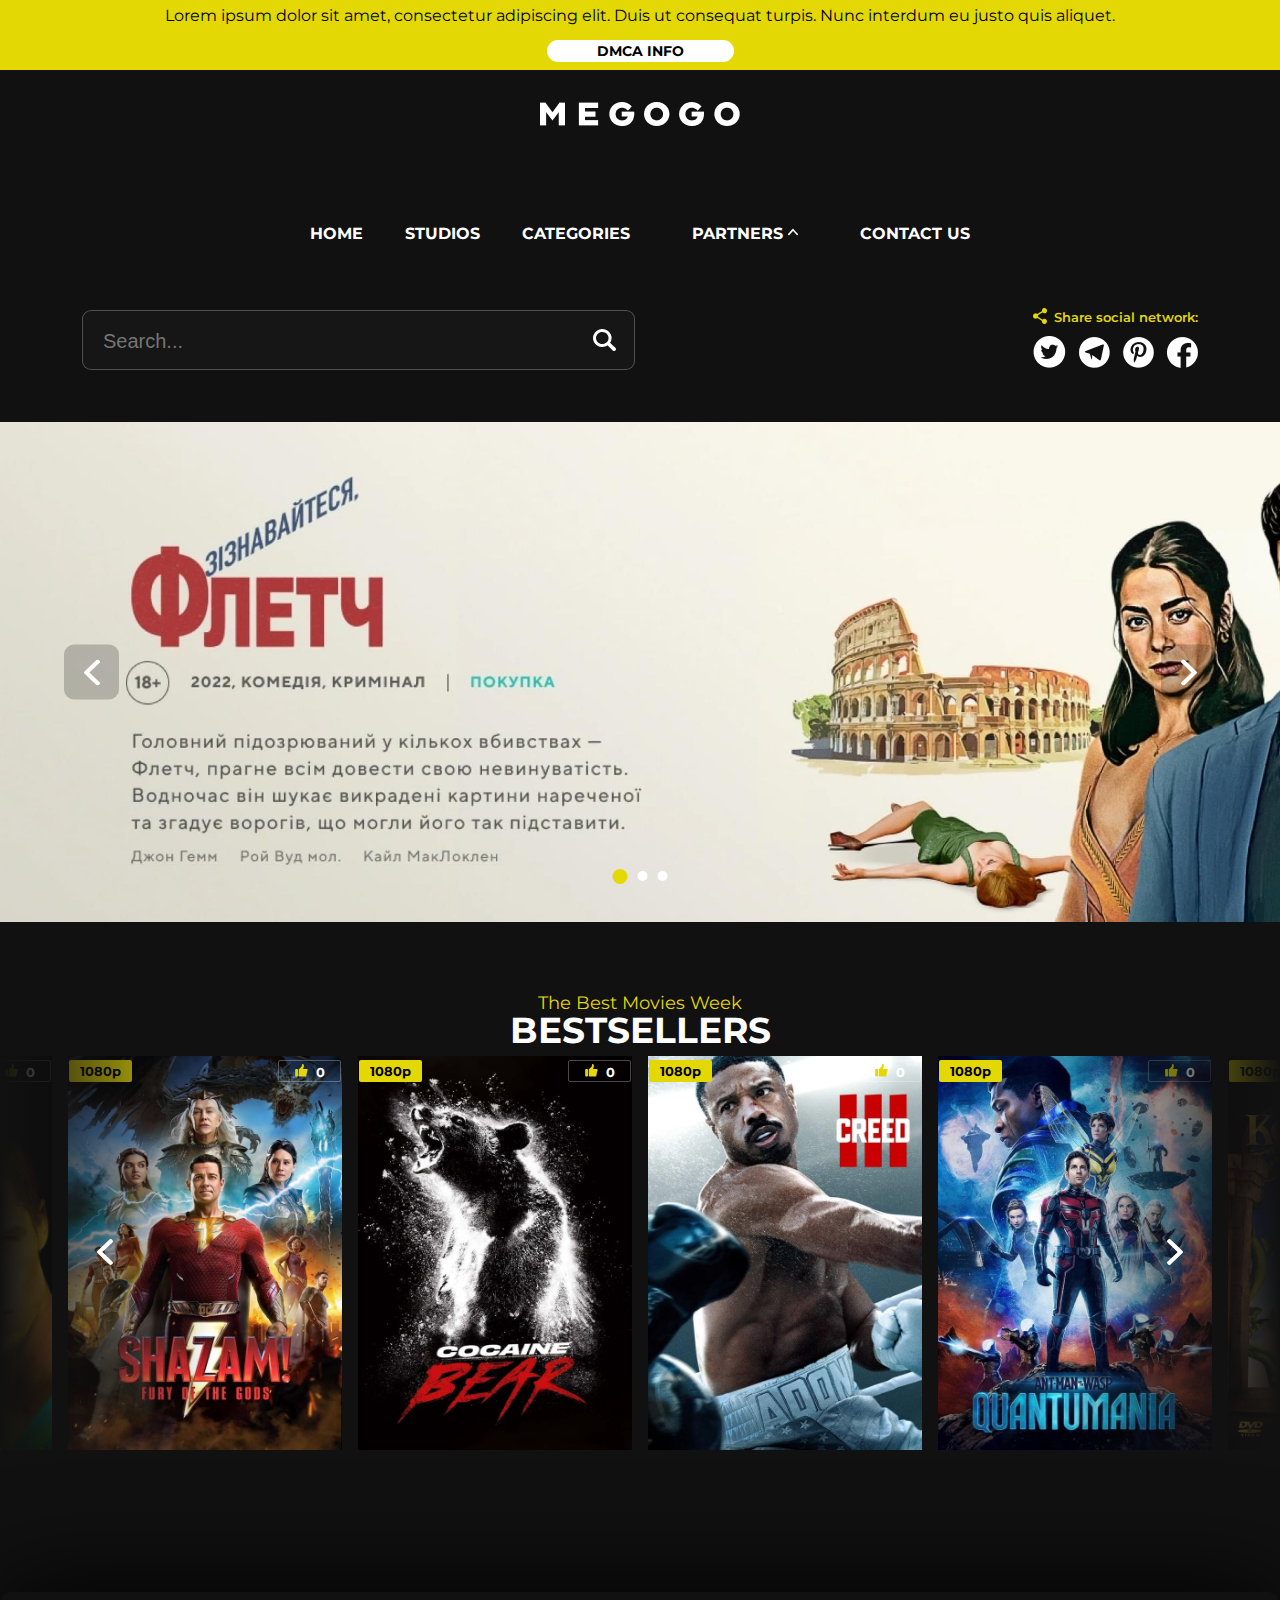
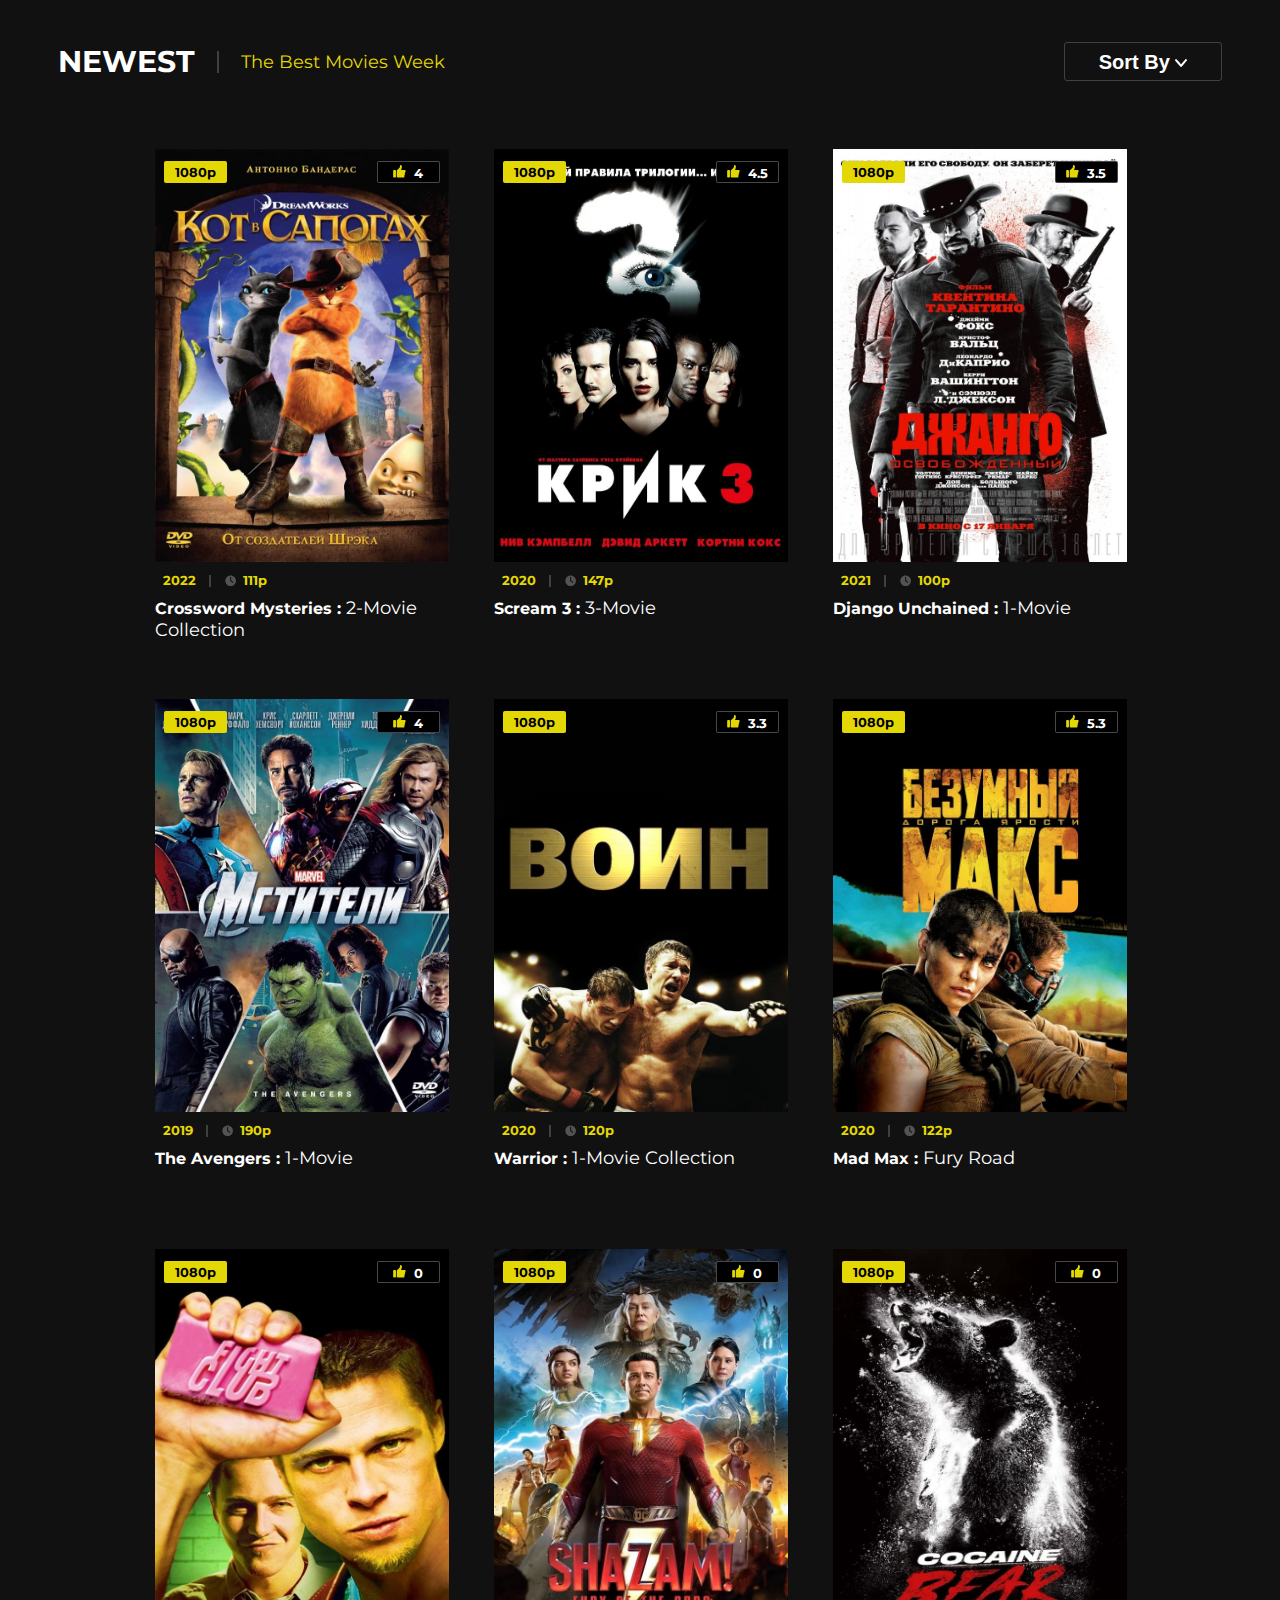
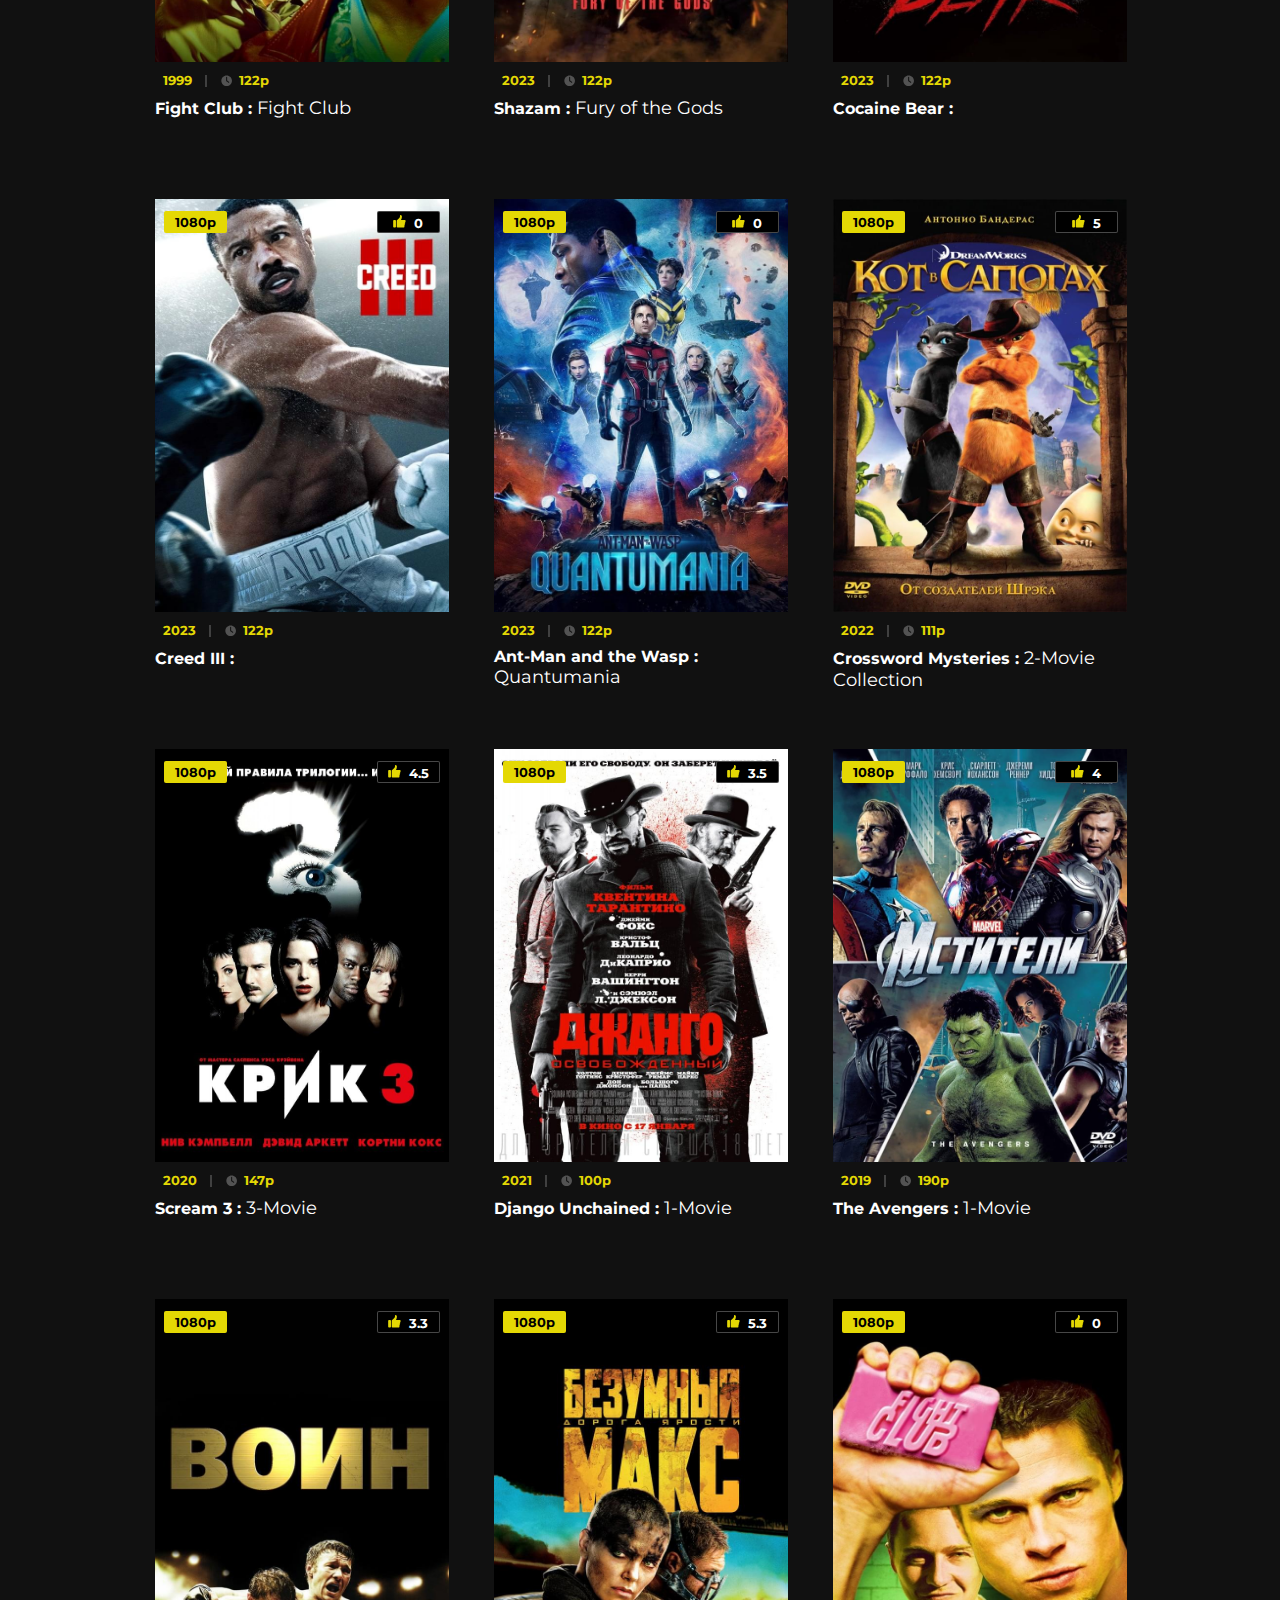
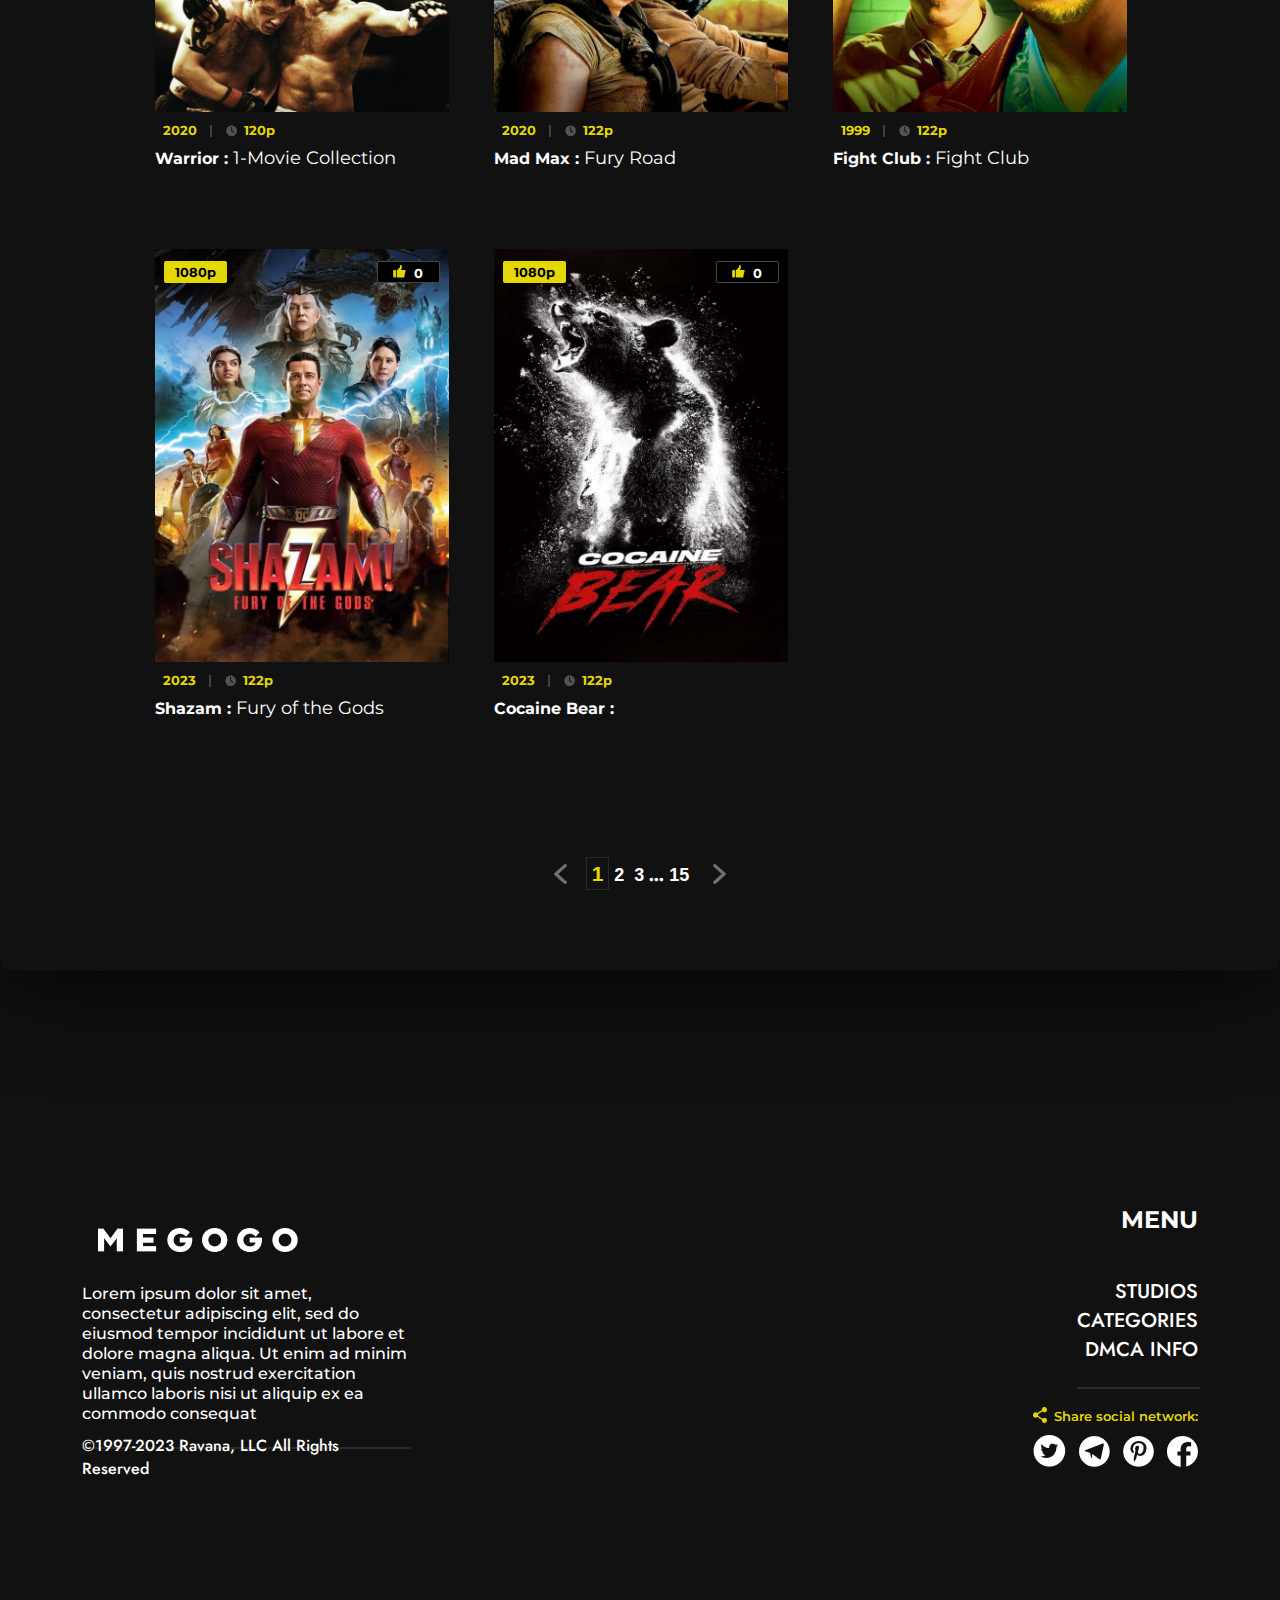
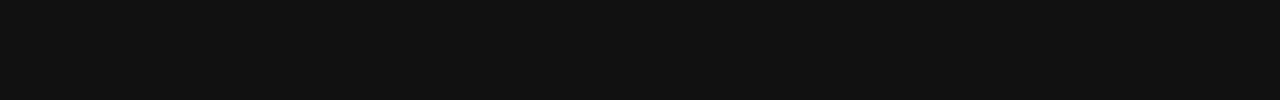
<file: index.html>
<!DOCTYPE html>
<html lang="en">
    <head>
        <meta charset="UTF-8" />
        <meta name="viewport" content="width=device-width, initial-scale=1.0" />
        <title>Document</title>
        <link
            href="https://fonts.googleapis.com/css2?family=Jost:wght@500&family=Montserrat:ital,wght@0,400;0,500;0,600;0,700;1,600&display=swap"
            rel="stylesheet"
        />
        <link rel="stylesheet" href="css/style.min.css" />
    </head>
    <body class="page-body">
        <div class="top">
    <div class="top__container container">
       <span class="top__text">Lorem ipsum dolor sit amet, consectetur adipiscing elit. Duis ut consequat turpis. Nunc interdum eu justo quis aliquet. </span> 
       <a href="#" class="top__btn">DMCA INFO</a>
    </div>
</div>

        <header class="header">
    <div class="header__container container">
        <a class="header__link-wrap-logo" href="#" class="">
    <img
        class="header__img-log"
        src="./img/r0x0x4.png"
        alt="logo"
        srcset=""
    />
</a>


        <nav class="nav">
            <div class="header__btn-burger" hidden>
    <span class="span-burger"></span>
    <span class="span-burger"></span>
    <span class="span-burger"></span>
</div>


            <ul class="nav-list">
                <li class="nav-item">
                    <a class="nav-link" href="./index.html">HOME</a>
                </li>
                <li class="nav-item">
                    <a class="nav-link" href="./patern.html">STUDIOS</a>
                </li>
                <li class="nav-item">
                    <a class="nav-link" href="./patern.html">CATEGORIES</a>
                </li>
                <li class="nav-item nav-item-menu">
                    <!-- <a class="nav-link" href="./patern.html">PARTNERS </a> -->
                    <div class="dropdown nav-link">
    <div class="wrap-munu-btn">
        <a class="menu-btn">PARTNERS</a>

        <svg
            class="arr-partner"
            width="10"
            height="10"
            viewBox="0 0 9 6"
            fill="none"
            xmlns="http://www.w3.org/2000/svg"
        >
            <path
                d="M4.51579 2.01076C4.54573 2.05143 4.57311 2.09501 4.60599 2.13235C5.68228 3.35451 6.75935 4.5758 7.83549 5.79813C7.954 5.93274 8.091 6.00579 8.26087 5.98783C8.37182 5.97611 8.46825 5.92578 8.54783 5.83861C8.65316 5.72322 8.76035 5.60928 8.85817 5.48597C9.05872 5.23314 9.04494 4.92117 8.82726 4.67381C8.2382 4.0044 7.64856 3.33565 7.05911 2.66668C6.33299 1.84262 5.60637 1.01912 4.88112 0.194073C4.75598 0.0517182 4.6112 -0.0194269 4.43295 0.00459904C4.3041 0.0219659 4.20482 0.0986752 4.11572 0.199935C3.55004 0.84285 2.98371 1.48504 2.41761 2.12748C1.6706 2.97521 0.923784 3.82314 0.176404 4.67044C0.0779276 4.78208 0.00943567 4.90925 0.00101281 5.07072C-0.00660132 5.2167 0.0284348 5.35039 0.115359 5.45685C0.231933 5.59961 0.350788 5.74161 0.480145 5.8689C0.659883 6.04578 0.92713 6.0443 1.10224 5.86066C1.31429 5.63829 1.51481 5.40169 1.71914 5.16992C2.62634 4.14091 3.53318 3.11149 4.4396 2.0816C4.45733 2.06146 4.46846 2.03384 4.48267 2.00972C4.49371 2.01006 4.50475 2.01041 4.51579 2.01076Z"
                fill="#fff"
            />
        </svg>
    </div>

    <div class="dropdown-content">
        <a class="nav-link" href="#">PARTNERS</a>
        <a class="nav-link" href="#">PARTNERS</a>
        <a class="nav-link" href="#">PARTNERS</a>
        <a class="nav-link" href="#">PARTNERS</a>
        <a class="nav-link" href="#">PARTNERS</a>
    </div>
</div>

                </li>
                <li class="nav-item">
                    <a class="nav-link" href="./contact.html">CONTACT US</a>
                </li>
            </ul>
        </nav>

        <form class="search" role="search">
    <input
        type="search"
        class="search__input"
        placeholder="Search..."
        aria-label="Search"
    />
    
    <button class="search__btn">
        <img src="./img/search.svg" alt="search" />
    </button>
    
    <ul class="search__res-list">
    </ul>
</form>
 <div class="soc">
    <span class="soc__share">Share social network:</span>
    <ul class="soc__list">
        <li class="soc__link">
            <a href="patern.html">
                <img
                    class="soc-img"
                    src="./img/twitter.png"
                    alt="img-twiter"
                />
            </a>
        </li>
        <li class="soc__link">
            <a href="patern.html">
                <img
                    class="soc-img"
                    src="./img/telegram.png"
                    alt="img-twiter"
                />
            </a>
        </li>
        <li class="soc__link">
            <a href="patern.html">
                <img
                    class="soc-img"
                    src="./img/pinterest.png"
                    alt="img-twiter"
                />
            </a>
        </li>
        <li class="soc__link">
            <a href="patern.html">
                <img
                    class="soc-img"
                    src="./img/facebook.png"
                    alt="img-twiter"
                />
            </a>
        </li>
    </ul>
</div>

    </div>
</header>

        <div class="baner">
    <div class="slider">
        
        <div class="slider__vew-port">
            <ul class="slider__line">
                <li class="slider__item item item-0"><a href="#"></a></li>
                <li class="slider__item item item-1"><a href="#"></a></li>
                <li class="slider__item item item-2"><a href="#"></a></li>
            </ul>
        </div>
        
        <button class="slider__btn btn-prev">
            <svg class="svg-arr-prev svg-arr"
                width="16"
                height="26"
                viewBox="0 0 16 26"
                fill="none"
                xmlns="http://www.w3.org/2000/svg"
            >
                <path
                    d="M5.36203 13.0456C5.47048 13.1321 5.58669 13.2112 5.68626 13.3062C8.94537 16.4155 12.2021 19.527 15.4617 22.6359C15.8206 22.9782 16.0154 23.374 15.9676 23.8647C15.9363 24.1852 15.8021 24.4638 15.5696 24.6937C15.2619 24.998 14.9581 25.3077 14.6292 25.5903C13.955 26.1696 13.1231 26.1298 12.4635 25.501C10.6784 23.7992 8.89505 22.0958 7.11115 20.393C4.91364 18.2953 2.71765 16.1962 0.517525 14.101C0.137913 13.7395 -0.0518076 13.3212 0.0122615 12.8063C0.0585743 12.4341 0.263132 12.1473 0.533158 11.8899C2.2476 10.2557 3.9601 8.61961 5.67327 6.9842C7.93389 4.82619 10.195 2.66871 12.4545 0.509615C12.7522 0.225128 13.0913 0.0272615 13.5219 0.00293007C13.9112 -0.0190669 14.2677 0.0821494 14.5516 0.333265C14.9323 0.67003 15.311 1.01339 15.6504 1.38709C16.1221 1.90633 16.1181 2.67838 15.6284 3.18425C15.0354 3.79684 14.4045 4.37611 13.7865 4.96642C11.0424 7.5872 8.2973 10.207 5.55093 12.8255C5.49723 12.8767 5.42358 12.9089 5.35924 12.9499C5.36017 12.9818 5.3611 13.0137 5.36203 13.0456Z"
                    fill="white"
                />
            </svg>
        </button>
        <button class="slider__btn btn-next">
            <svg class="svg-arr-next svg-arr"
                width="16"
                height="26"
                viewBox="0 0 16 26"
                fill="none"
                xmlns="http://www.w3.org/2000/svg"
            >
                <path
                    d="M5.36203 13.0456C5.47048 13.1321 5.58669 13.2112 5.68626 13.3062C8.94537 16.4155 12.2021 19.527 15.4617 22.6359C15.8206 22.9782 16.0154 23.374 15.9676 23.8647C15.9363 24.1852 15.8021 24.4638 15.5696 24.6937C15.2619 24.998 14.9581 25.3077 14.6292 25.5903C13.955 26.1696 13.1231 26.1298 12.4635 25.501C10.6784 23.7992 8.89505 22.0958 7.11115 20.393C4.91364 18.2953 2.71765 16.1962 0.517525 14.101C0.137913 13.7395 -0.0518076 13.3212 0.0122615 12.8063C0.0585743 12.4341 0.263132 12.1473 0.533158 11.8899C2.2476 10.2557 3.9601 8.61961 5.67327 6.9842C7.93389 4.82619 10.195 2.66871 12.4545 0.509615C12.7522 0.225128 13.0913 0.0272615 13.5219 0.00293007C13.9112 -0.0190669 14.2677 0.0821494 14.5516 0.333265C14.9323 0.67003 15.311 1.01339 15.6504 1.38709C16.1221 1.90633 16.1181 2.67838 15.6284 3.18425C15.0354 3.79684 14.4045 4.37611 13.7865 4.96642C11.0424 7.5872 8.2973 10.207 5.55093 12.8255C5.49723 12.8767 5.42358 12.9089 5.35924 12.9499C5.36017 12.9818 5.3611 13.0137 5.36203 13.0456Z"
                    fill="white"
                />
            </svg>
        </button>
        <!-- dots -->
        <div class="dots">
        </div>
        <!-- /dots -->
    </div>
</div>

        <div class="bestsellers">
    <h2 class="bestsellers__title">The Best Movies Week</h2>    
    <h1 class="bestsellers__subtitle">BESTSELLERS</h1>
    <div class="rec-wrap">
    <div class="vew">
        <div class="line"></div>
    </div>

        <button class="prev rec__btn">
            <svg
                class="svg-arr-prev"
                width="16"
                height="26"
                viewBox="0 0 16 26"
                fill="none"
                xmlns="http://www.w3.org/2000/svg"
            >
                <path
                    d="M5.36203 13.0456C5.47048 13.1321 5.58669 13.2112 5.68626 13.3062C8.94537 16.4155 12.2021 19.527 15.4617 22.6359C15.8206 22.9782 16.0154 23.374 15.9676 23.8647C15.9363 24.1852 15.8021 24.4638 15.5696 24.6937C15.2619 24.998 14.9581 25.3077 14.6292 25.5903C13.955 26.1696 13.1231 26.1298 12.4635 25.501C10.6784 23.7992 8.89505 22.0958 7.11115 20.393C4.91364 18.2953 2.71765 16.1962 0.517525 14.101C0.137913 13.7395 -0.0518076 13.3212 0.0122615 12.8063C0.0585743 12.4341 0.263132 12.1473 0.533158 11.8899C2.2476 10.2557 3.9601 8.61961 5.67327 6.9842C7.93389 4.82619 10.195 2.66871 12.4545 0.509615C12.7522 0.225128 13.0913 0.0272615 13.5219 0.00293007C13.9112 -0.0190669 14.2677 0.0821494 14.5516 0.333265C14.9323 0.67003 15.311 1.01339 15.6504 1.38709C16.1221 1.90633 16.1181 2.67838 15.6284 3.18425C15.0354 3.79684 14.4045 4.37611 13.7865 4.96642C11.0424 7.5872 8.2973 10.207 5.55093 12.8255C5.49723 12.8767 5.42358 12.9089 5.35924 12.9499C5.36017 12.9818 5.3611 13.0137 5.36203 13.0456Z"
                    fill="white"
                />
            </svg>
        </button>
        <button class="next rec__btn">
            <svg
                class="svg-arr-next"
                width="16"
                height="26"
                viewBox="0 0 16 26"
                fill="none"
                xmlns="http://www.w3.org/2000/svg"
            >
                <path
                    d="M5.36203 13.0456C5.47048 13.1321 5.58669 13.2112 5.68626 13.3062C8.94537 16.4155 12.2021 19.527 15.4617 22.6359C15.8206 22.9782 16.0154 23.374 15.9676 23.8647C15.9363 24.1852 15.8021 24.4638 15.5696 24.6937C15.2619 24.998 14.9581 25.3077 14.6292 25.5903C13.955 26.1696 13.1231 26.1298 12.4635 25.501C10.6784 23.7992 8.89505 22.0958 7.11115 20.393C4.91364 18.2953 2.71765 16.1962 0.517525 14.101C0.137913 13.7395 -0.0518076 13.3212 0.0122615 12.8063C0.0585743 12.4341 0.263132 12.1473 0.533158 11.8899C2.2476 10.2557 3.9601 8.61961 5.67327 6.9842C7.93389 4.82619 10.195 2.66871 12.4545 0.509615C12.7522 0.225128 13.0913 0.0272615 13.5219 0.00293007C13.9112 -0.0190669 14.2677 0.0821494 14.5516 0.333265C14.9323 0.67003 15.311 1.01339 15.6504 1.38709C16.1221 1.90633 16.1181 2.67838 15.6284 3.18425C15.0354 3.79684 14.4045 4.37611 13.7865 4.96642C11.0424 7.5872 8.2973 10.207 5.55093 12.8255C5.49723 12.8767 5.42358 12.9089 5.35924 12.9499C5.36017 12.9818 5.3611 13.0137 5.36203 13.0456Z"
                    fill="white"
                />
            </svg>
        </button>
</div>

</div>

        <div class="newest">
    <div class="newest__top">
        <h3 class="newest__title">NEWEST</h3>
        <p class="newest__subtitle">The Best Movies Week</p>
        <div class="newest__wrap-btn">
            <button class="newest__btn">
                <span class="newest__btn-text">Sort By</span>

                <svg
                    class="newest__btn-arr"
                    width="12"
                    height="8"
                    viewBox="0 0 12 8"
                    fill="none"
                    xmlns="http://www.w3.org/2000/svg"
                >
                    <path
                        d="M6.02105 5.31898C6.06098 5.26476 6.09748 5.20665 6.14132 5.15687C7.57638 3.52732 9.01246 1.89893 10.4473 0.269155C10.6053 0.0896763 10.788 -0.00772024 11.0145 0.0162222C11.1624 0.0318591 11.291 0.0989599 11.3971 0.215191C11.5375 0.369036 11.6805 0.520955 11.8109 0.685378C12.0783 1.02248 12.0599 1.43843 11.7697 1.76825C10.9843 2.6608 10.1981 3.55247 9.41214 4.44443C8.44399 5.54318 7.47516 6.64118 6.50816 7.74124C6.34131 7.93104 6.14826 8.0259 5.9106 7.99387C5.73881 7.97071 5.60642 7.86843 5.48763 7.73342C4.73338 6.8762 3.97828 6.01995 3.22347 5.16336C2.22747 4.03306 1.23171 2.90248 0.235207 1.77275C0.103905 1.62389 0.0125808 1.45434 0.0013513 1.23904C-0.00880151 1.0444 0.0379142 0.866143 0.153813 0.724202C0.309244 0.53385 0.467717 0.344525 0.640194 0.174793C0.879845 -0.0610429 1.23617 -0.0590629 1.46965 0.185783C1.75239 0.48228 2.01974 0.797741 2.29219 1.10677C3.50179 2.47879 4.7109 3.85135 5.91947 5.22453C5.94311 5.25139 5.95795 5.28821 5.9769 5.32038C5.99162 5.31991 6.00633 5.31945 6.02105 5.31898Z"
                        fill="white"
                    />
                </svg>
            </button>
            <ul class="newest__drop-list" hidden>
                <li class="newest__drop-item sort-date">Date</li>
                <li class="newest__drop-item sort-name">Name</li>
                <li class="newest__drop-item sort-rating">Rating</li>
            </ul>
        </div>
    </div>

    <!-- content -->
    
    <div class="newest__content"></div>
    
    <!-- /content -->
    
    <!-- pagination --> 
    
    <div class="newest__pagination">
        <button class="newest__pag-btn pag-btn-prev">
            <img src="./img/arr_pag.svg" alt="" srcset="">
        </button>
        <div class="newest__pagination-num"></div>
        <!-- <div class="newest__pag-num num-0">1</div> -->
        <!-- <div class="newest__pag-num num-1 newest__pag-num--active">2</div> -->
        <!-- <div class="newest__pag-num num-2">3</div> -->
        <!-- <div class="pag-dots">...</div> -->
        <!-- <div class="newest__pag-num num-last">124</div> -->

        <button class="newest__pag-btn pag-btn-next">
            <img class="newest__pag-next-btn" src="./img/arr_pag.svg" alt="" srcset="">
        </button>
    </div>
    
    <!-- /pagination --> 

</div>

        <footer class="footer container">
    <div class="footer__alpha">
        <a class="header__link-wrap-logo" href="#" class="">
    <img
        class="header__img-log"
        src="./img/r0x0x4.png"
        alt="logo"
        srcset=""
    />
</a>

        <p class="footer__desc">
            Lorem ipsum dolor sit amet, consectetur adipiscing elit, sed do
            eiusmod tempor incididunt ut labore et dolore magna aliqua. Ut enim
            ad minim veniam, quis nostrud exercitation ullamco laboris nisi ut
            aliquip ex ea commodo consequat
        </p>
        <p class="footer__copy">©1997-2023 Ravana, LLC All Rights Reserved</p>
    </div>
    <div class="footer__beta">
        <div class="footer__menu">MENU</div>
        <ul class="footer__ref">
            <li><a class="footer__a" href="patern.html">STUDIOS</a></li>
            <li><a class="footer__a" href="patern.html">CATEGORIES</a></li>
            <li><a class="footer__a" href="patern.html">DMCA INFO</a></li>
        </ul>
        <div class="soc">
    <span class="soc__share">Share social network:</span>
    <ul class="soc__list">
        <li class="soc__link">
            <a href="patern.html">
                <img
                    class="soc-img"
                    src="./img/twitter.png"
                    alt="img-twiter"
                />
            </a>
        </li>
        <li class="soc__link">
            <a href="patern.html">
                <img
                    class="soc-img"
                    src="./img/telegram.png"
                    alt="img-twiter"
                />
            </a>
        </li>
        <li class="soc__link">
            <a href="patern.html">
                <img
                    class="soc-img"
                    src="./img/pinterest.png"
                    alt="img-twiter"
                />
            </a>
        </li>
        <li class="soc__link">
            <a href="patern.html">
                <img
                    class="soc-img"
                    src="./img/facebook.png"
                    alt="img-twiter"
                />
            </a>
        </li>
    </ul>
</div>

    </div>
</footer>

        <script src="js/app.min.js"></script>
    </body>
</html>
</file>
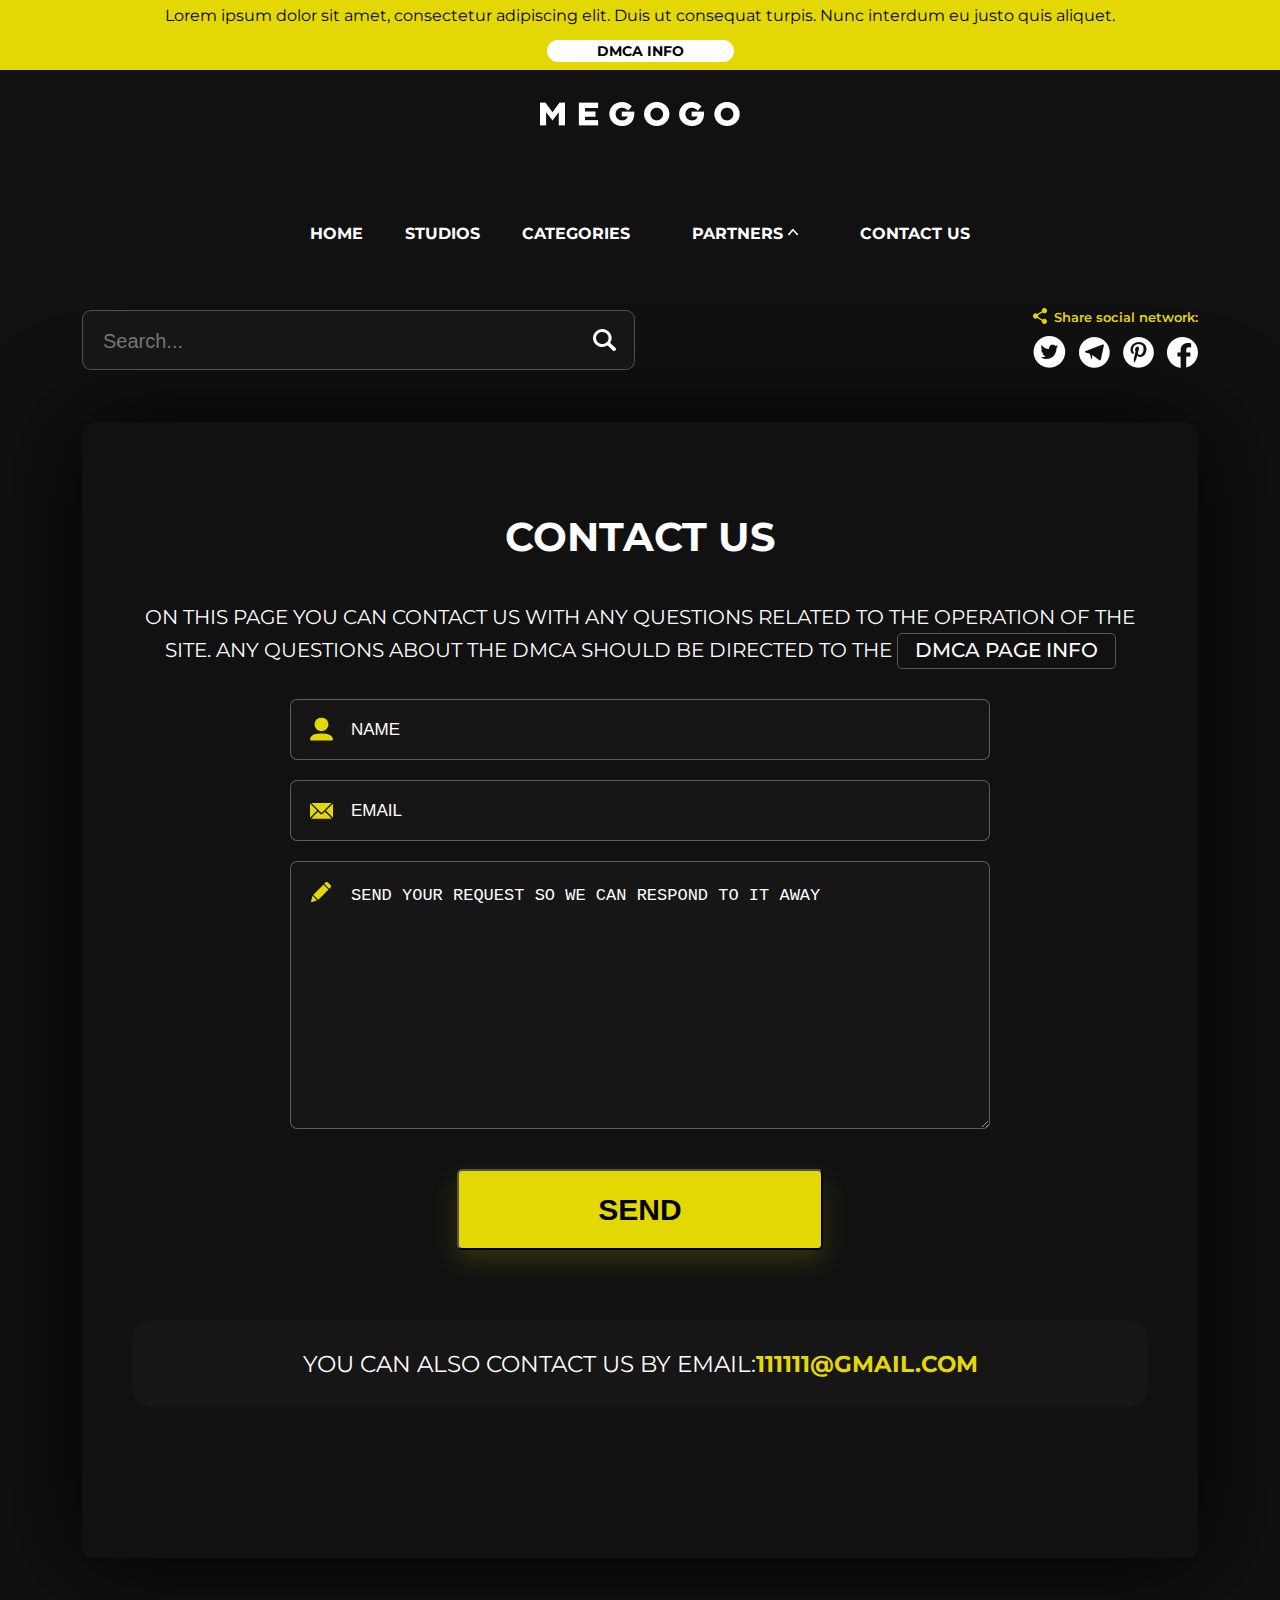
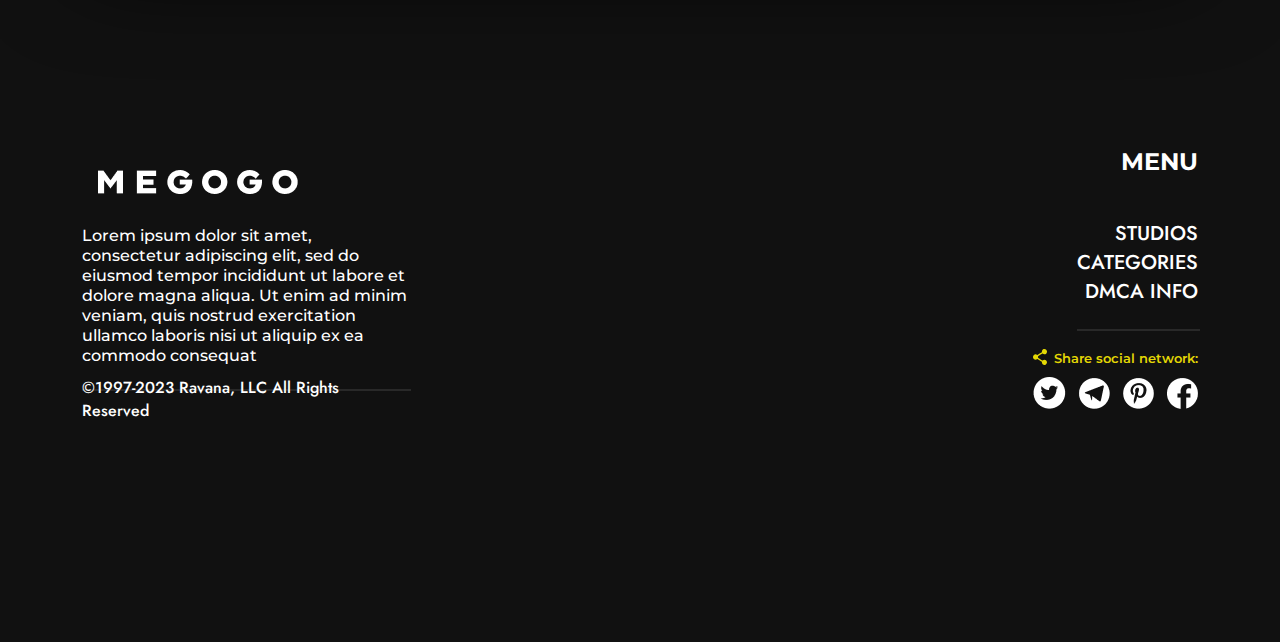
<file: contact.html>
<!DOCTYPE html>
<html lang="en">
    <head>
        <meta charset="UTF-8" />
        <meta name="viewport" content="width=device-width, initial-scale=1.0" />
        <title>Contact us</title>
        <link
            href="https://fonts.googleapis.com/css2?family=Jost:wght@500&family=Montserrat:ital,wght@0,400;0,500;0,600;0,700;1,600&display=swap"
            rel="stylesheet"
        />
        <link rel="stylesheet" href="css/style.min.css" />
    </head>
    <body class="page-body">
        <div class="top">
    <div class="top__container container">
       <span class="top__text">Lorem ipsum dolor sit amet, consectetur adipiscing elit. Duis ut consequat turpis. Nunc interdum eu justo quis aliquet. </span> 
       <a href="#" class="top__btn">DMCA INFO</a>
    </div>
</div>

        <header class="header">
    <div class="header__container container">
        <a class="header__link-wrap-logo" href="#" class="">
    <img
        class="header__img-log"
        src="./img/r0x0x4.png"
        alt="logo"
        srcset=""
    />
</a>


        <nav class="nav">
            <div class="header__btn-burger" hidden>
    <span class="span-burger"></span>
    <span class="span-burger"></span>
    <span class="span-burger"></span>
</div>


            <ul class="nav-list">
                <li class="nav-item">
                    <a class="nav-link" href="./index.html">HOME</a>
                </li>
                <li class="nav-item">
                    <a class="nav-link" href="./patern.html">STUDIOS</a>
                </li>
                <li class="nav-item">
                    <a class="nav-link" href="./patern.html">CATEGORIES</a>
                </li>
                <li class="nav-item nav-item-menu">
                    <!-- <a class="nav-link" href="./patern.html">PARTNERS </a> -->
                    <div class="dropdown nav-link">
    <div class="wrap-munu-btn">
        <a class="menu-btn">PARTNERS</a>

        <svg
            class="arr-partner"
            width="10"
            height="10"
            viewBox="0 0 9 6"
            fill="none"
            xmlns="http://www.w3.org/2000/svg"
        >
            <path
                d="M4.51579 2.01076C4.54573 2.05143 4.57311 2.09501 4.60599 2.13235C5.68228 3.35451 6.75935 4.5758 7.83549 5.79813C7.954 5.93274 8.091 6.00579 8.26087 5.98783C8.37182 5.97611 8.46825 5.92578 8.54783 5.83861C8.65316 5.72322 8.76035 5.60928 8.85817 5.48597C9.05872 5.23314 9.04494 4.92117 8.82726 4.67381C8.2382 4.0044 7.64856 3.33565 7.05911 2.66668C6.33299 1.84262 5.60637 1.01912 4.88112 0.194073C4.75598 0.0517182 4.6112 -0.0194269 4.43295 0.00459904C4.3041 0.0219659 4.20482 0.0986752 4.11572 0.199935C3.55004 0.84285 2.98371 1.48504 2.41761 2.12748C1.6706 2.97521 0.923784 3.82314 0.176404 4.67044C0.0779276 4.78208 0.00943567 4.90925 0.00101281 5.07072C-0.00660132 5.2167 0.0284348 5.35039 0.115359 5.45685C0.231933 5.59961 0.350788 5.74161 0.480145 5.8689C0.659883 6.04578 0.92713 6.0443 1.10224 5.86066C1.31429 5.63829 1.51481 5.40169 1.71914 5.16992C2.62634 4.14091 3.53318 3.11149 4.4396 2.0816C4.45733 2.06146 4.46846 2.03384 4.48267 2.00972C4.49371 2.01006 4.50475 2.01041 4.51579 2.01076Z"
                fill="#fff"
            />
        </svg>
    </div>

    <div class="dropdown-content">
        <a class="nav-link" href="#">PARTNERS</a>
        <a class="nav-link" href="#">PARTNERS</a>
        <a class="nav-link" href="#">PARTNERS</a>
        <a class="nav-link" href="#">PARTNERS</a>
        <a class="nav-link" href="#">PARTNERS</a>
    </div>
</div>

                </li>
                <li class="nav-item">
                    <a class="nav-link" href="./contact.html">CONTACT US</a>
                </li>
            </ul>
        </nav>

        <form class="search" role="search">
    <input
        type="search"
        class="search__input"
        placeholder="Search..."
        aria-label="Search"
    />
    
    <button class="search__btn">
        <img src="./img/search.svg" alt="search" />
    </button>
    
    <ul class="search__res-list">
    </ul>
</form>
 <div class="soc">
    <span class="soc__share">Share social network:</span>
    <ul class="soc__list">
        <li class="soc__link">
            <a href="patern.html">
                <img
                    class="soc-img"
                    src="./img/twitter.png"
                    alt="img-twiter"
                />
            </a>
        </li>
        <li class="soc__link">
            <a href="patern.html">
                <img
                    class="soc-img"
                    src="./img/telegram.png"
                    alt="img-twiter"
                />
            </a>
        </li>
        <li class="soc__link">
            <a href="patern.html">
                <img
                    class="soc-img"
                    src="./img/pinterest.png"
                    alt="img-twiter"
                />
            </a>
        </li>
        <li class="soc__link">
            <a href="patern.html">
                <img
                    class="soc-img"
                    src="./img/facebook.png"
                    alt="img-twiter"
                />
            </a>
        </li>
    </ul>
</div>

    </div>
</header>

        <div class="container">
    <section class="contact">
        <p class="contact__title">CONTACT US</p>
        <p class="contact__desc">
            On this page you can contact us with any questions related to the
            operation of the site. Any questions about the DMCA should be
            directed to the
            <a class="contact__btn-info" href="#">DMCA PAGE INFO</a>
        </p>

        <form class="contact__form" action="send">
            <div class="contact__group-name">
                <input
                    class="contact__inp-name"
                    type="text"
                    name="name"
                    placeholder="NAME"
                />
            </div>
            <div class="contact__group-email">
                <input
                    class="contact__inp-email"
                    type="email"
                    name="email"
                    placeholder="EMAIL"
                />
            </div>
            <textarea
                class="contact__text-area"
                name="text-area"
                id=""
                cols="30"
                rows="10"
                placeholder="SEND YOUR REQUEST SO WE CAN RESPOND TO IT AWAY"
            ></textarea>
            <button class="contact__btn-sent">SEND</button>
        </form>
        <div class="contact__block-mail">
            <span class="contact__mail-txt"
                >You can also contact us by email:</span
            >
            <a class="contact__mail" href="mailto:111111@gmail.com"
                >111111@gmail.com</a
            >
        </div>
    </section>
</div>
        

        <footer class="footer container">
    <div class="footer__alpha">
        <a class="header__link-wrap-logo" href="#" class="">
    <img
        class="header__img-log"
        src="./img/r0x0x4.png"
        alt="logo"
        srcset=""
    />
</a>

        <p class="footer__desc">
            Lorem ipsum dolor sit amet, consectetur adipiscing elit, sed do
            eiusmod tempor incididunt ut labore et dolore magna aliqua. Ut enim
            ad minim veniam, quis nostrud exercitation ullamco laboris nisi ut
            aliquip ex ea commodo consequat
        </p>
        <p class="footer__copy">©1997-2023 Ravana, LLC All Rights Reserved</p>
    </div>
    <div class="footer__beta">
        <div class="footer__menu">MENU</div>
        <ul class="footer__ref">
            <li><a class="footer__a" href="patern.html">STUDIOS</a></li>
            <li><a class="footer__a" href="patern.html">CATEGORIES</a></li>
            <li><a class="footer__a" href="patern.html">DMCA INFO</a></li>
        </ul>
        <div class="soc">
    <span class="soc__share">Share social network:</span>
    <ul class="soc__list">
        <li class="soc__link">
            <a href="patern.html">
                <img
                    class="soc-img"
                    src="./img/twitter.png"
                    alt="img-twiter"
                />
            </a>
        </li>
        <li class="soc__link">
            <a href="patern.html">
                <img
                    class="soc-img"
                    src="./img/telegram.png"
                    alt="img-twiter"
                />
            </a>
        </li>
        <li class="soc__link">
            <a href="patern.html">
                <img
                    class="soc-img"
                    src="./img/pinterest.png"
                    alt="img-twiter"
                />
            </a>
        </li>
        <li class="soc__link">
            <a href="patern.html">
                <img
                    class="soc-img"
                    src="./img/facebook.png"
                    alt="img-twiter"
                />
            </a>
        </li>
    </ul>
</div>

    </div>
</footer>


        <script src="js/app.min.js"></script>
    </body>
</html>
</file>
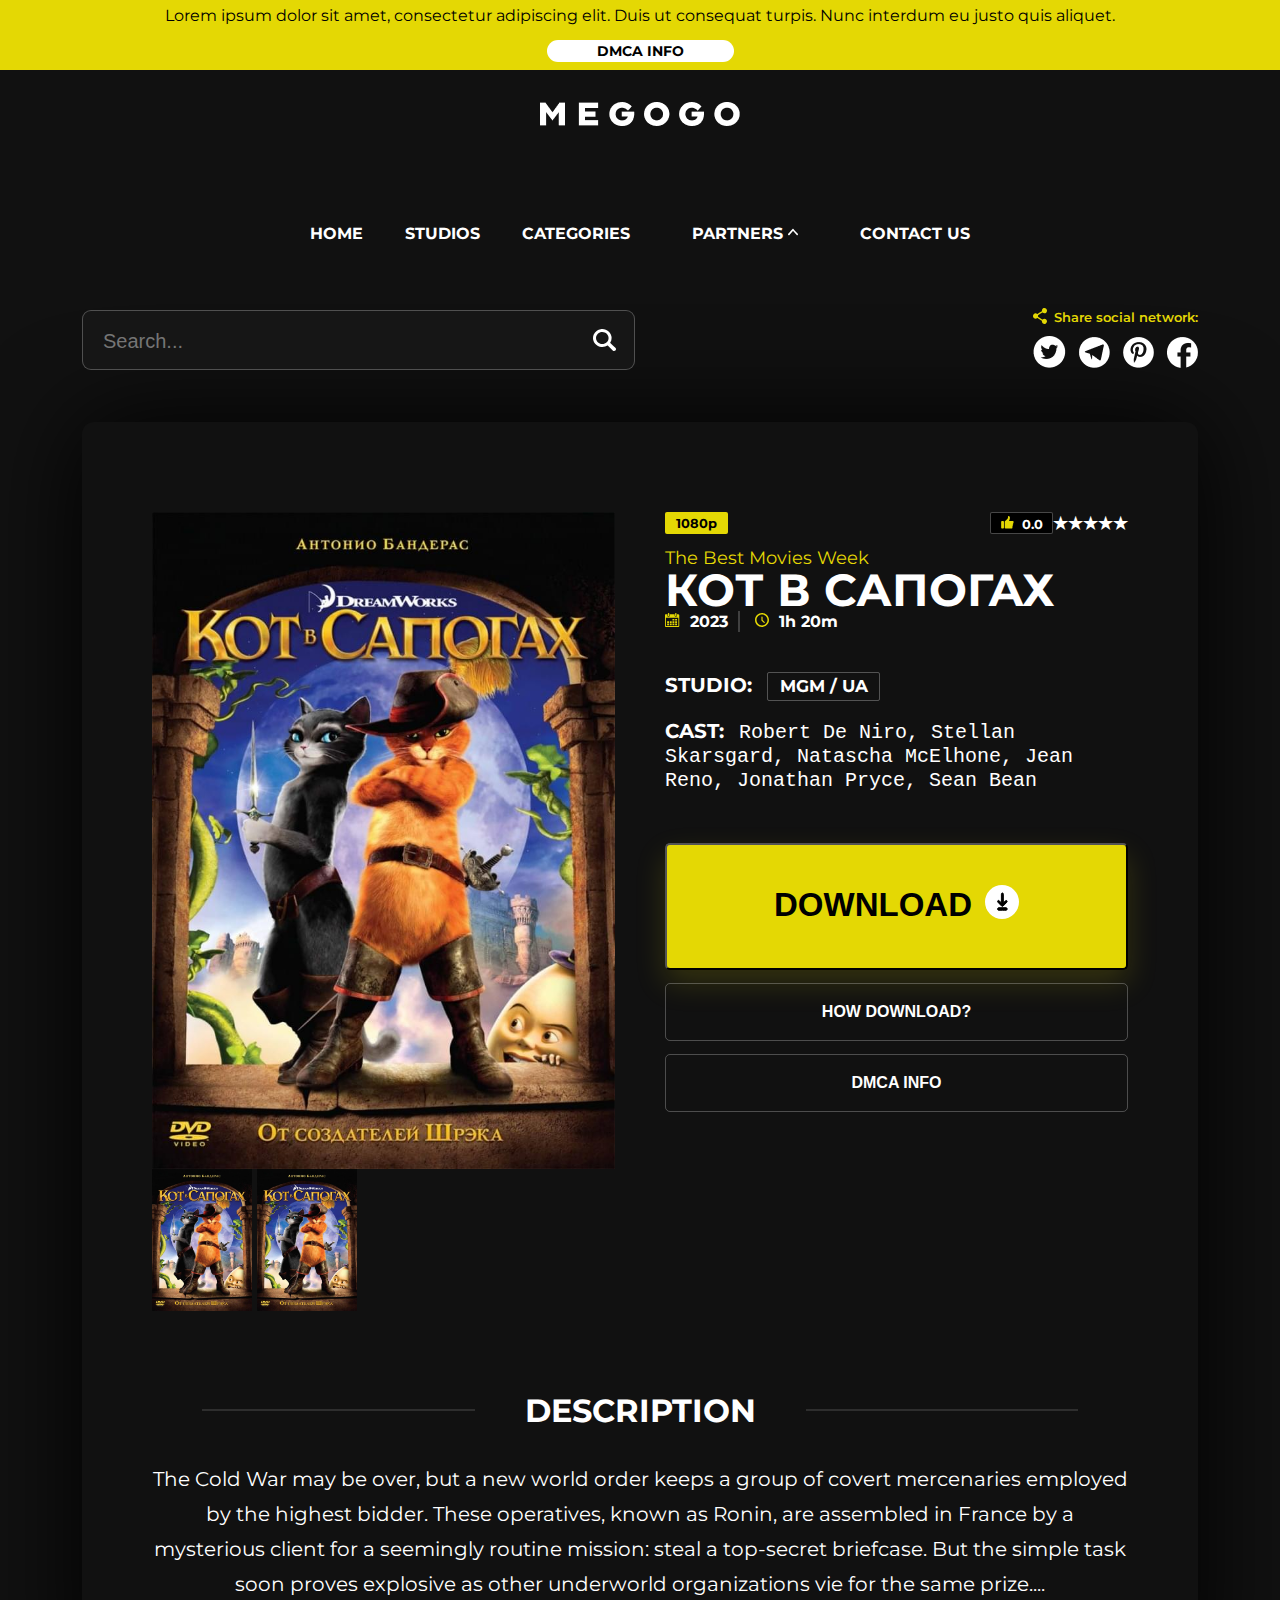
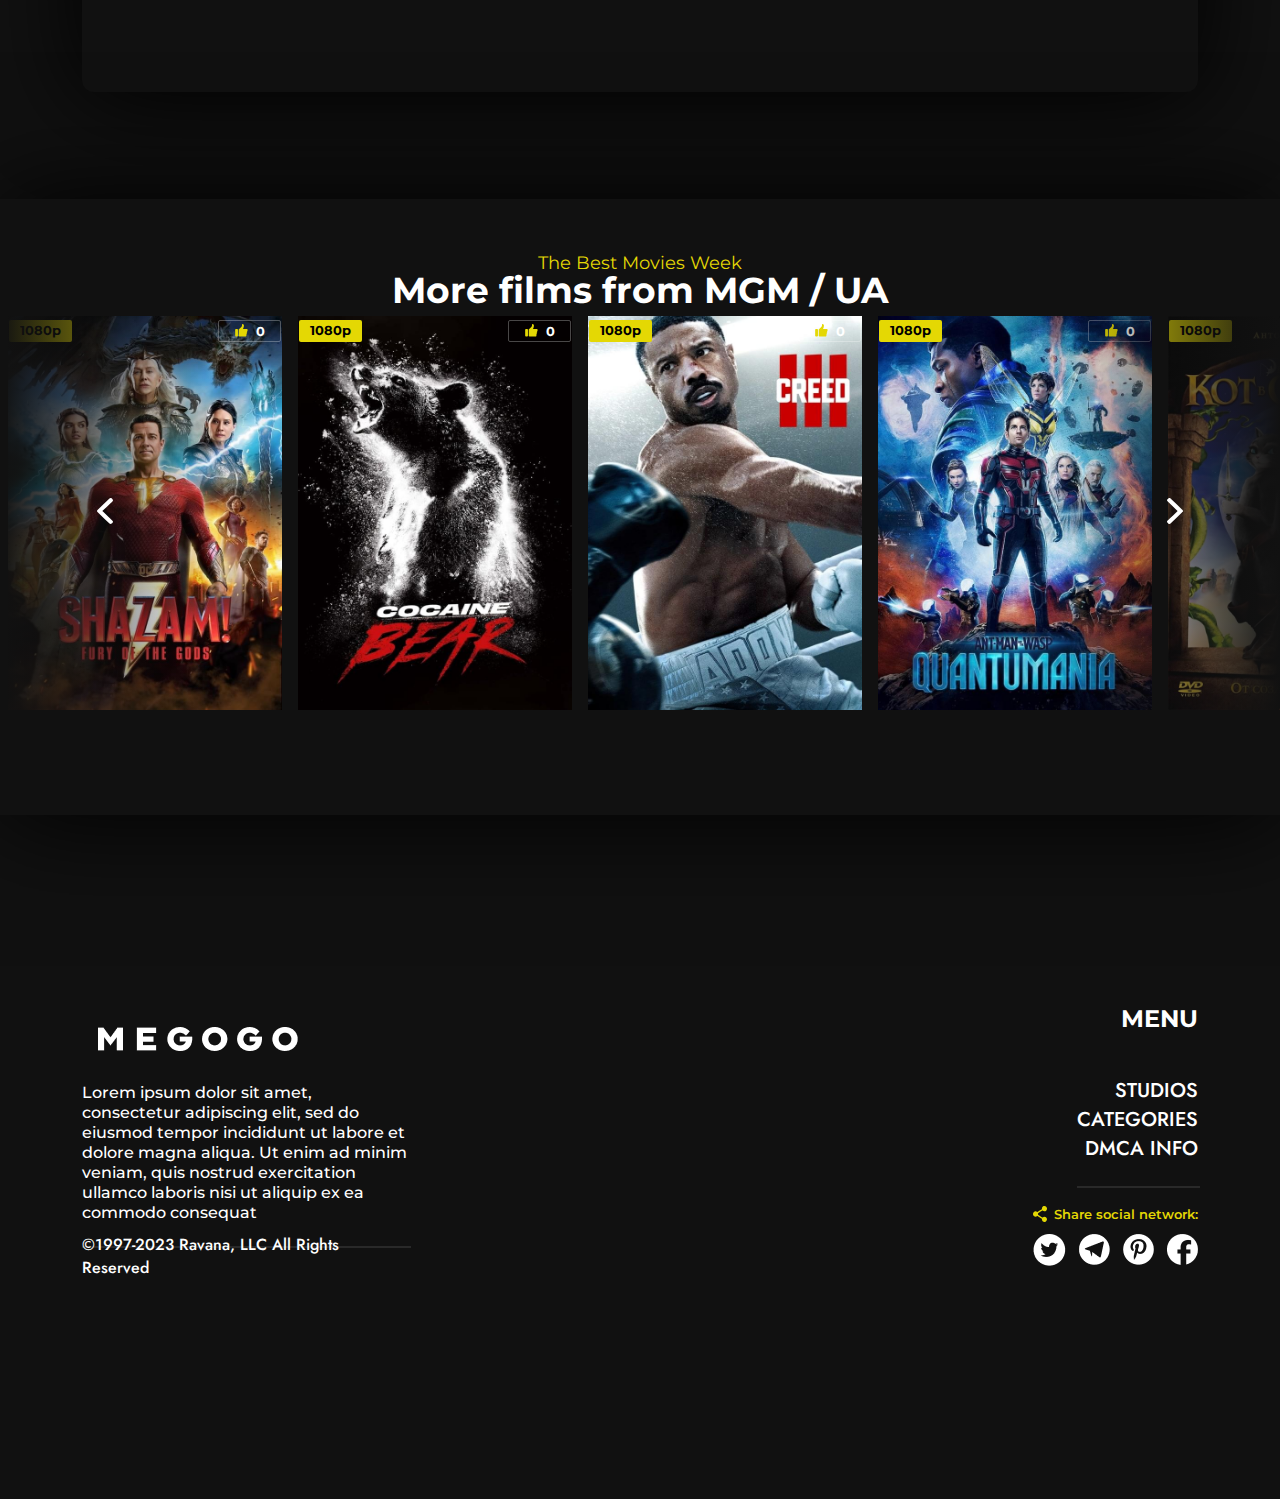
<file: movie.html>
<!DOCTYPE html>
<html lang="en">
    <head>
        <meta charset="UTF-8" />
        <meta name="viewport" content="width=device-width, initial-scale=1.0" />
        <title>movie</title>
        <link
            href="https://fonts.googleapis.com/css2?family=Jost:wght@500&family=Montserrat:ital,wght@0,400;0,500;0,600;0,700;1,600&display=swap"
            rel="stylesheet"
        />
        <link rel="stylesheet" href="css/style.min.css" />
    </head>
    <body class="page-body">
        <div class="top">
    <div class="top__container container">
       <span class="top__text">Lorem ipsum dolor sit amet, consectetur adipiscing elit. Duis ut consequat turpis. Nunc interdum eu justo quis aliquet. </span> 
       <a href="#" class="top__btn">DMCA INFO</a>
    </div>
</div>

        <header class="header">
    <div class="header__container container">
        <a class="header__link-wrap-logo" href="#" class="">
    <img
        class="header__img-log"
        src="./img/r0x0x4.png"
        alt="logo"
        srcset=""
    />
</a>


        <nav class="nav">
            <div class="header__btn-burger" hidden>
    <span class="span-burger"></span>
    <span class="span-burger"></span>
    <span class="span-burger"></span>
</div>


            <ul class="nav-list">
                <li class="nav-item">
                    <a class="nav-link" href="./index.html">HOME</a>
                </li>
                <li class="nav-item">
                    <a class="nav-link" href="./patern.html">STUDIOS</a>
                </li>
                <li class="nav-item">
                    <a class="nav-link" href="./patern.html">CATEGORIES</a>
                </li>
                <li class="nav-item nav-item-menu">
                    <!-- <a class="nav-link" href="./patern.html">PARTNERS </a> -->
                    <div class="dropdown nav-link">
    <div class="wrap-munu-btn">
        <a class="menu-btn">PARTNERS</a>

        <svg
            class="arr-partner"
            width="10"
            height="10"
            viewBox="0 0 9 6"
            fill="none"
            xmlns="http://www.w3.org/2000/svg"
        >
            <path
                d="M4.51579 2.01076C4.54573 2.05143 4.57311 2.09501 4.60599 2.13235C5.68228 3.35451 6.75935 4.5758 7.83549 5.79813C7.954 5.93274 8.091 6.00579 8.26087 5.98783C8.37182 5.97611 8.46825 5.92578 8.54783 5.83861C8.65316 5.72322 8.76035 5.60928 8.85817 5.48597C9.05872 5.23314 9.04494 4.92117 8.82726 4.67381C8.2382 4.0044 7.64856 3.33565 7.05911 2.66668C6.33299 1.84262 5.60637 1.01912 4.88112 0.194073C4.75598 0.0517182 4.6112 -0.0194269 4.43295 0.00459904C4.3041 0.0219659 4.20482 0.0986752 4.11572 0.199935C3.55004 0.84285 2.98371 1.48504 2.41761 2.12748C1.6706 2.97521 0.923784 3.82314 0.176404 4.67044C0.0779276 4.78208 0.00943567 4.90925 0.00101281 5.07072C-0.00660132 5.2167 0.0284348 5.35039 0.115359 5.45685C0.231933 5.59961 0.350788 5.74161 0.480145 5.8689C0.659883 6.04578 0.92713 6.0443 1.10224 5.86066C1.31429 5.63829 1.51481 5.40169 1.71914 5.16992C2.62634 4.14091 3.53318 3.11149 4.4396 2.0816C4.45733 2.06146 4.46846 2.03384 4.48267 2.00972C4.49371 2.01006 4.50475 2.01041 4.51579 2.01076Z"
                fill="#fff"
            />
        </svg>
    </div>

    <div class="dropdown-content">
        <a class="nav-link" href="#">PARTNERS</a>
        <a class="nav-link" href="#">PARTNERS</a>
        <a class="nav-link" href="#">PARTNERS</a>
        <a class="nav-link" href="#">PARTNERS</a>
        <a class="nav-link" href="#">PARTNERS</a>
    </div>
</div>

                </li>
                <li class="nav-item">
                    <a class="nav-link" href="./contact.html">CONTACT US</a>
                </li>
            </ul>
        </nav>

        <form class="search" role="search">
    <input
        type="search"
        class="search__input"
        placeholder="Search..."
        aria-label="Search"
    />
    
    <button class="search__btn">
        <img src="./img/search.svg" alt="search" />
    </button>
    
    <ul class="search__res-list">
    </ul>
</form>
 <div class="soc">
    <span class="soc__share">Share social network:</span>
    <ul class="soc__list">
        <li class="soc__link">
            <a href="patern.html">
                <img
                    class="soc-img"
                    src="./img/twitter.png"
                    alt="img-twiter"
                />
            </a>
        </li>
        <li class="soc__link">
            <a href="patern.html">
                <img
                    class="soc-img"
                    src="./img/telegram.png"
                    alt="img-twiter"
                />
            </a>
        </li>
        <li class="soc__link">
            <a href="patern.html">
                <img
                    class="soc-img"
                    src="./img/pinterest.png"
                    alt="img-twiter"
                />
            </a>
        </li>
        <li class="soc__link">
            <a href="patern.html">
                <img
                    class="soc-img"
                    src="./img/facebook.png"
                    alt="img-twiter"
                />
            </a>
        </li>
    </ul>
</div>

    </div>
</header>

        <div class="container">
    <div class="desc">
        <div class="desc__wrap">
            <div class="desc__slider">
                <img class="desc__img-big" src="./img/img-film-0.jpg" alt="" />
                <div class="desc__line">
                    <img
                        class="desc__img-min"
                        src="./img/img-film-0.jpg"
                        alt=""
                    />
                    <img
                        class="desc__img-min"
                        src="./img/img-film-0.jpg"
                        alt=""
                    />
                </div>
            </div>

            <div class="desc__info">
                <div class="desc_wrp-res-rat">
                    <div class="desc__resolution">
                        <p class="desc__resolution-num">1080</p>
                        <p class="desc__resolution-pix">p</p>
                    </div>

                    <div class="rating rating_set">
    <div class="desc__rating">
        <p class="desc__rating-num rating__value">0</p>
    </div>

    <div class="rating__body">
        <div class="rating__active"></div>
        <div class="rating__items">
            <input type="radio" class="rating__item" value="1" name="rating" />
            <input type="radio" class="rating__item" value="2" name="rating" />
            <input type="radio" class="rating__item" value="3" name="rating" />
            <input type="radio" class="rating__item" value="4" name="rating" />
            <input type="radio" class="rating__item" value="5" name="rating" />
        </div>
    </div>
</div>

                </div>

                <p class="desc__top-week">The Best Movies Week</p>
                <p class="desc__name">Кот в Сапогах</p>
                <div class="desc__wrap-time">
                    <span class="desc__year">2023</span>
                    <span class="desc__time">1h 20m</span>
                </div>
                <div class="desc__wrap-studio">
                    <span class="desc__studio">STUDIO:</span>
                    <div class="desc__studio-btn">MGM / UA</div>
                </div>

                <span class="desc__cast">CAST:</span>
                <samp class="desc__cast-text"
                    >Robert De Niro, Stellan Skarsgard, Natascha McElhone, Jean
                    Reno, Jonathan Pryce, Sean Bean
                </samp>
                <div class="desc__wrap-dow">
                    <button class="desc__btn-dow">
                        <span class="desc__btn-txt">Download</span>
                    </button>
                    <button class="desc__how-dow">HOW DOWNLOAD?</button>
                    <button class="desc__dmca">DMCA INFO</button>
                </div>
            </div>

            <!-- parts-dow -->

            <section class="parts" hidden>
                <button class="parts__close">
                    <img src="./img/cross-y.svg" alt="" />
                </button>
                <ul class="parts__list">
                    <li class="parts__item">Part 1</li>
                    <li class="parts__item">Part 2</li>
                    <li class="parts__item">Part 3</li>
                    <li class="parts__item">Part 4</li>
                    <li class="parts__item">Part 5</li>
                    <li class="parts__item">Part 6</li>
                    <li class="parts__item">Part 7</li>
                    <li class="parts__item">Part 8</li>
                    <li class="parts__item">Part 9</li>
                    <li class="parts__item">Part 10</li>
                </ul>
                <p class="parts__attention">
                    To watch the movie, you need to download all parts of the
                    archive
                </p>
            </section>

            <!-- //parts-dow -->
        </div>

        <div class="desc__block">
            <p class="desc__title">DESCRIPTION</p>
            <p class="desc__text">
                The Cold War may be over, but a new world order keeps a group of
                covert mercenaries employed by the highest bidder. These
                operatives, known as Ronin, are assembled in France by a
                mysterious client for a seemingly routine mission: steal a
                top-secret briefcase. But the simple task soon proves explosive
                as other underworld organizations vie for the same prize....
            </p>
        </div>
    </div>
</div>

<!-- The Best Movies Week -->

<section class="best">
    <h2 class="bestsellers__title">The Best Movies Week</h2>
    <h1 class="bestsellers__subtitle">More films from MGM / UA</h1>
    <div class="rec-wrap">
    <div class="vew">
        <div class="line"></div>
    </div>

        <button class="prev rec__btn">
            <svg
                class="svg-arr-prev"
                width="16"
                height="26"
                viewBox="0 0 16 26"
                fill="none"
                xmlns="http://www.w3.org/2000/svg"
            >
                <path
                    d="M5.36203 13.0456C5.47048 13.1321 5.58669 13.2112 5.68626 13.3062C8.94537 16.4155 12.2021 19.527 15.4617 22.6359C15.8206 22.9782 16.0154 23.374 15.9676 23.8647C15.9363 24.1852 15.8021 24.4638 15.5696 24.6937C15.2619 24.998 14.9581 25.3077 14.6292 25.5903C13.955 26.1696 13.1231 26.1298 12.4635 25.501C10.6784 23.7992 8.89505 22.0958 7.11115 20.393C4.91364 18.2953 2.71765 16.1962 0.517525 14.101C0.137913 13.7395 -0.0518076 13.3212 0.0122615 12.8063C0.0585743 12.4341 0.263132 12.1473 0.533158 11.8899C2.2476 10.2557 3.9601 8.61961 5.67327 6.9842C7.93389 4.82619 10.195 2.66871 12.4545 0.509615C12.7522 0.225128 13.0913 0.0272615 13.5219 0.00293007C13.9112 -0.0190669 14.2677 0.0821494 14.5516 0.333265C14.9323 0.67003 15.311 1.01339 15.6504 1.38709C16.1221 1.90633 16.1181 2.67838 15.6284 3.18425C15.0354 3.79684 14.4045 4.37611 13.7865 4.96642C11.0424 7.5872 8.2973 10.207 5.55093 12.8255C5.49723 12.8767 5.42358 12.9089 5.35924 12.9499C5.36017 12.9818 5.3611 13.0137 5.36203 13.0456Z"
                    fill="white"
                />
            </svg>
        </button>
        <button class="next rec__btn">
            <svg
                class="svg-arr-next"
                width="16"
                height="26"
                viewBox="0 0 16 26"
                fill="none"
                xmlns="http://www.w3.org/2000/svg"
            >
                <path
                    d="M5.36203 13.0456C5.47048 13.1321 5.58669 13.2112 5.68626 13.3062C8.94537 16.4155 12.2021 19.527 15.4617 22.6359C15.8206 22.9782 16.0154 23.374 15.9676 23.8647C15.9363 24.1852 15.8021 24.4638 15.5696 24.6937C15.2619 24.998 14.9581 25.3077 14.6292 25.5903C13.955 26.1696 13.1231 26.1298 12.4635 25.501C10.6784 23.7992 8.89505 22.0958 7.11115 20.393C4.91364 18.2953 2.71765 16.1962 0.517525 14.101C0.137913 13.7395 -0.0518076 13.3212 0.0122615 12.8063C0.0585743 12.4341 0.263132 12.1473 0.533158 11.8899C2.2476 10.2557 3.9601 8.61961 5.67327 6.9842C7.93389 4.82619 10.195 2.66871 12.4545 0.509615C12.7522 0.225128 13.0913 0.0272615 13.5219 0.00293007C13.9112 -0.0190669 14.2677 0.0821494 14.5516 0.333265C14.9323 0.67003 15.311 1.01339 15.6504 1.38709C16.1221 1.90633 16.1181 2.67838 15.6284 3.18425C15.0354 3.79684 14.4045 4.37611 13.7865 4.96642C11.0424 7.5872 8.2973 10.207 5.55093 12.8255C5.49723 12.8767 5.42358 12.9089 5.35924 12.9499C5.36017 12.9818 5.3611 13.0137 5.36203 13.0456Z"
                    fill="white"
                />
            </svg>
        </button>
</div>

</section>

<!-- /The Best Movies Week -->
        

        <footer class="footer container">
    <div class="footer__alpha">
        <a class="header__link-wrap-logo" href="#" class="">
    <img
        class="header__img-log"
        src="./img/r0x0x4.png"
        alt="logo"
        srcset=""
    />
</a>

        <p class="footer__desc">
            Lorem ipsum dolor sit amet, consectetur adipiscing elit, sed do
            eiusmod tempor incididunt ut labore et dolore magna aliqua. Ut enim
            ad minim veniam, quis nostrud exercitation ullamco laboris nisi ut
            aliquip ex ea commodo consequat
        </p>
        <p class="footer__copy">©1997-2023 Ravana, LLC All Rights Reserved</p>
    </div>
    <div class="footer__beta">
        <div class="footer__menu">MENU</div>
        <ul class="footer__ref">
            <li><a class="footer__a" href="patern.html">STUDIOS</a></li>
            <li><a class="footer__a" href="patern.html">CATEGORIES</a></li>
            <li><a class="footer__a" href="patern.html">DMCA INFO</a></li>
        </ul>
        <div class="soc">
    <span class="soc__share">Share social network:</span>
    <ul class="soc__list">
        <li class="soc__link">
            <a href="patern.html">
                <img
                    class="soc-img"
                    src="./img/twitter.png"
                    alt="img-twiter"
                />
            </a>
        </li>
        <li class="soc__link">
            <a href="patern.html">
                <img
                    class="soc-img"
                    src="./img/telegram.png"
                    alt="img-twiter"
                />
            </a>
        </li>
        <li class="soc__link">
            <a href="patern.html">
                <img
                    class="soc-img"
                    src="./img/pinterest.png"
                    alt="img-twiter"
                />
            </a>
        </li>
        <li class="soc__link">
            <a href="patern.html">
                <img
                    class="soc-img"
                    src="./img/facebook.png"
                    alt="img-twiter"
                />
            </a>
        </li>
    </ul>
</div>

    </div>
</footer>


        <script src="js/app.min.js"></script>
    </body>
</html>
</file>
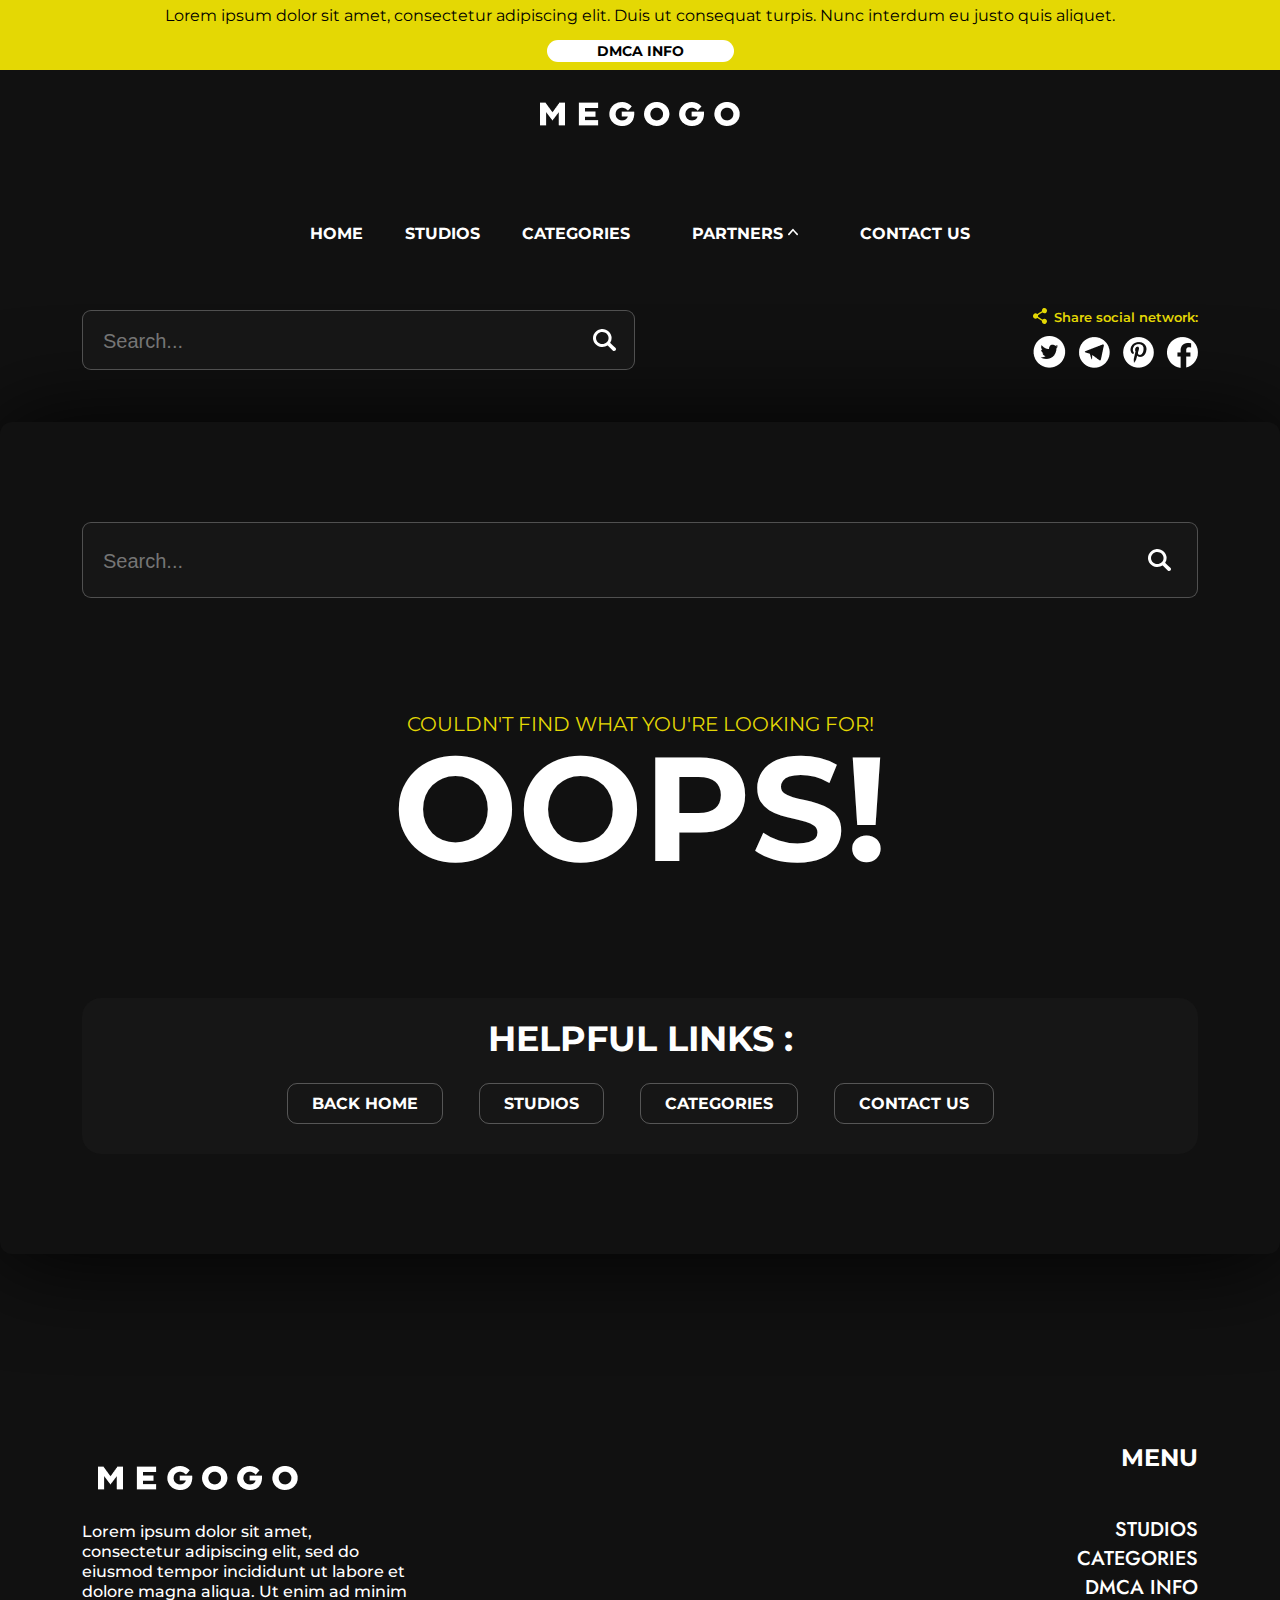
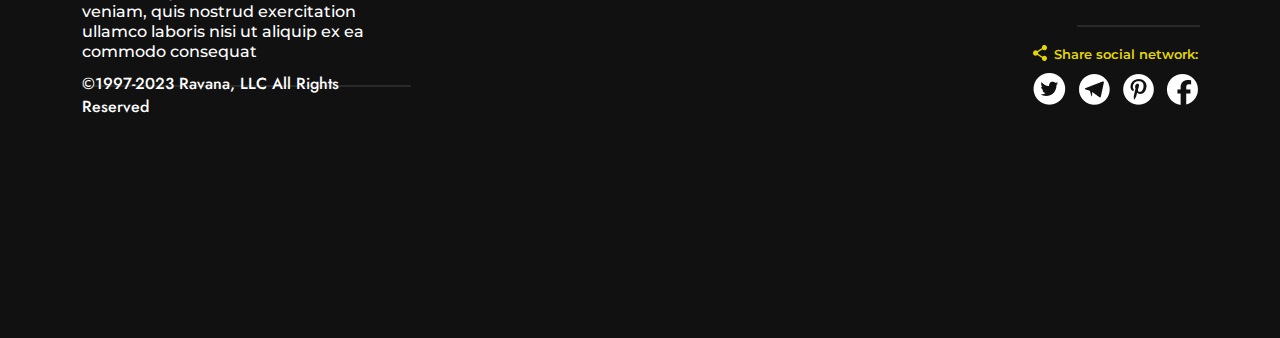
<file: patern.html>
<!DOCTYPE html>
<html lang="en">
    <head>
        <meta charset="UTF-8" />
        <meta name="viewport" content="width=device-width, initial-scale=1.0" />
        <title>oops</title>
        <link
            href="https://fonts.googleapis.com/css2?family=Jost:wght@500&family=Montserrat:ital,wght@0,400;0,500;0,600;0,700;1,600&display=swap"
            rel="stylesheet"
        />
        <link rel="stylesheet" href="css/style.min.css" />
    </head>
    <body class="page-body">
        <div class="top">
    <div class="top__container container">
       <span class="top__text">Lorem ipsum dolor sit amet, consectetur adipiscing elit. Duis ut consequat turpis. Nunc interdum eu justo quis aliquet. </span> 
       <a href="#" class="top__btn">DMCA INFO</a>
    </div>
</div>

        <header class="header">
    <div class="header__container container">
        <a class="header__link-wrap-logo" href="#" class="">
    <img
        class="header__img-log"
        src="./img/r0x0x4.png"
        alt="logo"
        srcset=""
    />
</a>


        <nav class="nav">
            <div class="header__btn-burger" hidden>
    <span class="span-burger"></span>
    <span class="span-burger"></span>
    <span class="span-burger"></span>
</div>


            <ul class="nav-list">
                <li class="nav-item">
                    <a class="nav-link" href="./index.html">HOME</a>
                </li>
                <li class="nav-item">
                    <a class="nav-link" href="./patern.html">STUDIOS</a>
                </li>
                <li class="nav-item">
                    <a class="nav-link" href="./patern.html">CATEGORIES</a>
                </li>
                <li class="nav-item nav-item-menu">
                    <!-- <a class="nav-link" href="./patern.html">PARTNERS </a> -->
                    <div class="dropdown nav-link">
    <div class="wrap-munu-btn">
        <a class="menu-btn">PARTNERS</a>

        <svg
            class="arr-partner"
            width="10"
            height="10"
            viewBox="0 0 9 6"
            fill="none"
            xmlns="http://www.w3.org/2000/svg"
        >
            <path
                d="M4.51579 2.01076C4.54573 2.05143 4.57311 2.09501 4.60599 2.13235C5.68228 3.35451 6.75935 4.5758 7.83549 5.79813C7.954 5.93274 8.091 6.00579 8.26087 5.98783C8.37182 5.97611 8.46825 5.92578 8.54783 5.83861C8.65316 5.72322 8.76035 5.60928 8.85817 5.48597C9.05872 5.23314 9.04494 4.92117 8.82726 4.67381C8.2382 4.0044 7.64856 3.33565 7.05911 2.66668C6.33299 1.84262 5.60637 1.01912 4.88112 0.194073C4.75598 0.0517182 4.6112 -0.0194269 4.43295 0.00459904C4.3041 0.0219659 4.20482 0.0986752 4.11572 0.199935C3.55004 0.84285 2.98371 1.48504 2.41761 2.12748C1.6706 2.97521 0.923784 3.82314 0.176404 4.67044C0.0779276 4.78208 0.00943567 4.90925 0.00101281 5.07072C-0.00660132 5.2167 0.0284348 5.35039 0.115359 5.45685C0.231933 5.59961 0.350788 5.74161 0.480145 5.8689C0.659883 6.04578 0.92713 6.0443 1.10224 5.86066C1.31429 5.63829 1.51481 5.40169 1.71914 5.16992C2.62634 4.14091 3.53318 3.11149 4.4396 2.0816C4.45733 2.06146 4.46846 2.03384 4.48267 2.00972C4.49371 2.01006 4.50475 2.01041 4.51579 2.01076Z"
                fill="#fff"
            />
        </svg>
    </div>

    <div class="dropdown-content">
        <a class="nav-link" href="#">PARTNERS</a>
        <a class="nav-link" href="#">PARTNERS</a>
        <a class="nav-link" href="#">PARTNERS</a>
        <a class="nav-link" href="#">PARTNERS</a>
        <a class="nav-link" href="#">PARTNERS</a>
    </div>
</div>

                </li>
                <li class="nav-item">
                    <a class="nav-link" href="./contact.html">CONTACT US</a>
                </li>
            </ul>
        </nav>

        <form class="search" role="search">
    <input
        type="search"
        class="search__input"
        placeholder="Search..."
        aria-label="Search"
    />
    
    <button class="search__btn">
        <img src="./img/search.svg" alt="search" />
    </button>
    
    <ul class="search__res-list">
    </ul>
</form>
 <div class="soc">
    <span class="soc__share">Share social network:</span>
    <ul class="soc__list">
        <li class="soc__link">
            <a href="patern.html">
                <img
                    class="soc-img"
                    src="./img/twitter.png"
                    alt="img-twiter"
                />
            </a>
        </li>
        <li class="soc__link">
            <a href="patern.html">
                <img
                    class="soc-img"
                    src="./img/telegram.png"
                    alt="img-twiter"
                />
            </a>
        </li>
        <li class="soc__link">
            <a href="patern.html">
                <img
                    class="soc-img"
                    src="./img/pinterest.png"
                    alt="img-twiter"
                />
            </a>
        </li>
        <li class="soc__link">
            <a href="patern.html">
                <img
                    class="soc-img"
                    src="./img/facebook.png"
                    alt="img-twiter"
                />
            </a>
        </li>
    </ul>
</div>

    </div>
</header>

        <div class="oops container">

    <form class="search-b" role="search">
    <input
        type="search"
        class="search-b__input"
        placeholder="Search..."
        aria-label="Search"
    />
    
    <button class="search-b__btn">
        <img src="./img/search.svg" alt="search" />
    </button>
    
    <ul class="search-b__res-list">
    </ul>
</form>

    <div class="oops__wrap-text">
        <p class="opps__text">Couldn't find what you're looking for!</p>
        <p class="opps__desc">OOPS!</p>
    </div>
    <div class="oops__block-help">
        <div class="oops__help-txt">Helpful Links :</div>
        <ul class="oops__list-btn">
            <li class="oops__item"><a class="oops__link" href="./index.html">BACK HOME</a></li>
            <li class="oops__item"><a class="oops__link" href="#">STUDIOS </a></li>
            <li class="oops__item"><a class="oops__link" href="#">CATEGORIES </a></li>
            <li class="oops__item"><a class="oops__link" href="#">CONTACT US</a></li>
        </ul>
    </div>
</div>

        <footer class="footer container">
    <div class="footer__alpha">
        <a class="header__link-wrap-logo" href="#" class="">
    <img
        class="header__img-log"
        src="./img/r0x0x4.png"
        alt="logo"
        srcset=""
    />
</a>

        <p class="footer__desc">
            Lorem ipsum dolor sit amet, consectetur adipiscing elit, sed do
            eiusmod tempor incididunt ut labore et dolore magna aliqua. Ut enim
            ad minim veniam, quis nostrud exercitation ullamco laboris nisi ut
            aliquip ex ea commodo consequat
        </p>
        <p class="footer__copy">©1997-2023 Ravana, LLC All Rights Reserved</p>
    </div>
    <div class="footer__beta">
        <div class="footer__menu">MENU</div>
        <ul class="footer__ref">
            <li><a class="footer__a" href="patern.html">STUDIOS</a></li>
            <li><a class="footer__a" href="patern.html">CATEGORIES</a></li>
            <li><a class="footer__a" href="patern.html">DMCA INFO</a></li>
        </ul>
        <div class="soc">
    <span class="soc__share">Share social network:</span>
    <ul class="soc__list">
        <li class="soc__link">
            <a href="patern.html">
                <img
                    class="soc-img"
                    src="./img/twitter.png"
                    alt="img-twiter"
                />
            </a>
        </li>
        <li class="soc__link">
            <a href="patern.html">
                <img
                    class="soc-img"
                    src="./img/telegram.png"
                    alt="img-twiter"
                />
            </a>
        </li>
        <li class="soc__link">
            <a href="patern.html">
                <img
                    class="soc-img"
                    src="./img/pinterest.png"
                    alt="img-twiter"
                />
            </a>
        </li>
        <li class="soc__link">
            <a href="patern.html">
                <img
                    class="soc-img"
                    src="./img/facebook.png"
                    alt="img-twiter"
                />
            </a>
        </li>
    </ul>
</div>

    </div>
</footer>

        <script src="js/app.min.js"></script>
    </body>
</html>
</file>
<file: css/style.min.css>
@charset "UTF-8";*{margin:0;padding:0;-webkit-box-sizing:border-box;box-sizing:border-box}a{text-decoration:none;color:#fff;-webkit-transition:all .3s;-o-transition:all .3s;transition:all .3s}a:hover{color:#e4d804}ul{list-style:none}.page-body{font-family:Montserrat,sans-serif;font-weight:700;margin:0;padding:0;background-color:#111}.container{margin:0 auto;padding:0 82px;width:100%;max-width:1920px}.hidden{display:none}.viseble{display:block}@media (max-width:992px){.container{padding:0 20px}}@media (max-width:768px){.container{padding:0 10px}}@media (max-width:425px){.container{padding:0 5px}}.top{display:-webkit-box;display:-ms-flexbox;display:flex;-webkit-box-pack:center;-ms-flex-pack:center;justify-content:center;-webkit-box-align:center;-ms-flex-align:center;align-items:center;background-color:#e4d804;min-height:45px}.top__container{display:-webkit-box;display:-ms-flexbox;display:flex;-webkit-box-pack:center;-ms-flex-pack:center;justify-content:center;-webkit-box-align:center;-ms-flex-align:center;align-items:center;-ms-flex-wrap:wrap;flex-wrap:wrap}.top__text{font-weight:400;line-height:1;margin:.5rem 1rem;text-align:center}.top__btn{padding:4px 50px;background-color:#fff;margin:.5rem;font-size:14px;font-weight:700;line-height:1;color:#000;border-radius:100px}.header{background-color:#111}.header__container{display:-ms-grid;display:grid;-ms-grid-columns:-webkit-max-content 1fr -webkit-max-content -webkit-max-content;-ms-grid-columns:max-content 1fr max-content max-content;grid-template-columns:-webkit-max-content 1fr -webkit-max-content -webkit-max-content;grid-template-columns:max-content 1fr max-content max-content;-webkit-column-gap:10px;-moz-column-gap:10px;column-gap:10px;min-height:120px}.header__link-wrap-logo{display:-webkit-box;display:-ms-flexbox;display:flex;-webkit-box-pack:center;-ms-flex-pack:center;justify-content:center;-webkit-box-align:center;-ms-flex-align:center;align-items:center}.nav{position:relative;display:-webkit-box;display:-ms-flexbox;display:flex;-webkit-box-pack:center;-ms-flex-pack:center;justify-content:center}.nav-list{display:-webkit-box;display:-ms-flexbox;display:flex;-webkit-box-pack:justify;-ms-flex-pack:justify;justify-content:space-between;-ms-grid-column-align:center;justify-self:center;padding:0;margin:0;height:100%;max-width:700px;width:100%;padding:0 20px}.nav-link{position:relative;display:-webkit-box;display:-ms-flexbox;display:flex;-webkit-box-align:center;-ms-flex-align:center;align-items:center;height:100%}.nav-link:hover{color:#e4d804}.nav-link::before{content:"";position:absolute;width:100%;height:2px;background-color:#e4d804;left:0;bottom:0;-webkit-transform:scale(0);-ms-transform:scale(0);transform:scale(0);-webkit-transition:all .3s;-o-transition:all .3s;transition:all .3s;-webkit-transform-origin:left;-ms-transform-origin:left;transform-origin:left}.nav-link:hover::before{-webkit-transform:scale(1);-ms-transform:scale(1);transform:scale(1)}.header__nav-link{color:#fff;position:relative;display:-webkit-box;display:-ms-flexbox;display:flex;-webkit-box-align:center;-ms-flex-align:center;align-items:center;-webkit-box-pack:center;-ms-flex-pack:center;justify-content:center;height:100%;-webkit-transition:all .3s;-o-transition:all .3s;transition:all .3s}.header__nav-link:not(:last-child){margin-right:40px}.header__nav-link:hover{color:#e4d804}.header__nav-link::before{content:"";position:absolute;width:100%;height:2px;background-color:#e4d804;left:0;bottom:0;-webkit-transform:scale(0);-ms-transform:scale(0);transform:scale(0);-webkit-transition:all .3s;-o-transition:all .3s;transition:all .3s;-webkit-transform-origin:left;-ms-transform-origin:left;transform-origin:left}.header__nav-link:hover::before{-webkit-transform:scale(1);-ms-transform:scale(1);transform:scale(1)}.nav-item-menu{display:-webkit-box;display:-ms-flexbox;display:flex;-webkit-box-pack:center;-ms-flex-pack:center;justify-content:center;-webkit-box-align:center;-ms-flex-align:center;align-items:center}.header__form-serch{display:-webkit-box;display:-ms-flexbox;display:flex;-webkit-box-align:center;-ms-flex-align:center;align-items:center;-webkit-box-pack:center;-ms-flex-pack:center;justify-content:center}.header__input-serch{display:none}.header__btn-serch{background-color:transparent;padding:2rem;border:none;outline:0}@media (max-width:1440px){.header__container{-ms-grid-columns:1fr 1fr;grid-template-columns:1fr 1fr;-webkit-column-gap:10px;-moz-column-gap:10px;column-gap:10px;padding-bottom:50px;row-gap:20px}.header__link-wrap-logo{grid-column:1/-1;margin:2rem 1rem}.nav{margin:20px 0;grid-column:1/-1}.nav-list{max-width:700px;width:100%;padding:0 20px}}@media (max-width:600px){.nav{display:-webkit-box;display:-ms-flexbox;display:flex;-webkit-box-pack:start;-ms-flex-pack:start;justify-content:start}.nav-list{display:none;position:absolute;z-index:101;top:100%;left:0;-webkit-box-orient:vertical;-webkit-box-direction:normal;-ms-flex-direction:column;flex-direction:column;background-color:#111;-webkit-box-pack:justify;-ms-flex-pack:justify;justify-content:space-between;padding:0;margin:0;min-height:300px;width:100%}.nav-link{-webkit-box-pack:center;-ms-flex-pack:center;justify-content:center;padding:20px;margin-bottom:10px}.nav-list--active{display:-webkit-box;display:-ms-flexbox;display:flex}}.soc{display:-ms-grid;display:grid;max-width:180px;row-gap:10px}.soc__share{display:-webkit-box;display:-ms-flexbox;display:flex;-webkit-box-pack:center;-ms-flex-pack:center;justify-content:center;-webkit-box-align:center;-ms-flex-align:center;align-items:center;-ms-flex-item-align:end;-ms-grid-row-align:end;align-self:end;color:#e4d804;font-size:13px;font-weight:600;line-height:1}.soc__share::before{content:url(../img/share.svg);margin-right:7px}.soc__list{display:-webkit-box;display:-ms-flexbox;display:flex;-webkit-box-pack:justify;-ms-flex-pack:justify;justify-content:space-between;-webkit-box-align:center;-ms-flex-align:center;align-items:center;-ms-flex-item-align:start;-ms-grid-row-align:start;align-self:start;margin:0;padding:0}@media (max-width:1440px){.soc{-ms-grid-column-align:end;justify-self:end}}@media (max-width:1024px){.soc{margin:2rem auto;grid-column:1/-1;row-gap:1rem;max-width:300px;width:100%;padding:0 20px}}@media (max-width:992px){.soc-img{width:50px}}.baner{background-color:#111;height:884px}.slider{position:relative;max-width:1920px;max-height:884px;height:100%;margin:0 auto}.slider__vew-port{width:100%;height:100%;overflow:hidden;margin:0 auto}.slider__line{height:100%;padding:0;margin:0;position:relative;display:-webkit-box;display:-ms-flexbox;display:flex;list-style:none;-webkit-transition:all 1s;-o-transition:all 1s;transition:all 1s}.slider__item{max-height:884px;height:100%;-webkit-box-flex:0;-ms-flex:0 1 auto;flex:0 1 auto;overflow:hidden}.item{background-color:transparent;background-position:center center;background-size:cover;background-repeat:no-repeat}.item a{display:block;height:100%;width:100%}.item-0{background-image:url(../img/baner-img-0.jpg)}.item-1{background-image:url(../img/baner-img-1.jpg)}.item-2{background-image:url(../img/baner-img-2.jpg)}.slider__btn{position:absolute;top:50%;-webkit-transform:translateY(-50%);-ms-transform:translateY(-50%);transform:translateY(-50%);background-color:rgba(0,0,0,.2);border-radius:10px;border:none;outline:0;width:55px;height:55px}.slider__btn:hover{background-color:rgba(0,0,0,.5)}.slider__btn:hover svg path{fill:#e4d804}.btn-prev{left:5%}.btn-next{right:5%}.svg-arr{margin-top:4px}.svg-arr-next{-webkit-transform:rotate(180deg);-ms-transform:rotate(180deg);transform:rotate(180deg)}.dots{position:absolute;left:50%;bottom:30px;-webkit-transform:translateX(-50%);-ms-transform:translateX(-50%);transform:translateX(-50%);display:-webkit-box;display:-ms-flexbox;display:flex;-webkit-box-align:center;-ms-flex-align:center;align-items:center;-webkit-box-pack:center;-ms-flex-pack:center;justify-content:center;height:15px;padding:1rem;cursor:pointer}.dot{height:10px;width:10px;background-color:#fff;border-radius:50%;-webkit-transition:all 1s;-o-transition:all 1s;transition:all 1s}.dot--active{height:15px;width:15px;background-color:#e4d804}.dot:not(:last-child){margin-right:10px}@media (max-width:1800px){.baner{height:700px}}@media (max-width:1440px){.baner{height:500px}}@media (max-width:1024px){.baner{height:400px}}@media (max-width:768px){.baner{height:300px}}@media (max-width:425px){.baner{height:200px}}.card-wrap{position:relative;-webkit-transition:all .3s;-o-transition:all .3s;transition:all .3s}.card-wrap::after{position:absolute;content:url(../img/arr_down.svg);top:50%;left:50%;-webkit-transform:translate(-50%,-50%);-ms-transform:translate(-50%,-50%);transform:translate(-50%,-50%);z-index:110;-webkit-transition:all .3s;-o-transition:all .3s;transition:all .3s;opacity:0}.card-wrap::before{position:absolute;content:"";top:50%;left:50%;-webkit-transform:translate(-50%,-50%);-ms-transform:translate(-50%,-50%);transform:translate(-50%,-50%);width:100px;height:100px;border-radius:50%;background:rgba(17,17,17,.63);border:1px solid rgba(255,255,255,.15);z-index:110;-webkit-transition:all .3s;-o-transition:all .3s;transition:all .3s;opacity:0}.card-wrap:hover .card__img{opacity:.45}.card-wrap:hover.card-wrap::before{opacity:1}.card-wrap:hover.card-wrap::after{opacity:1}.card{position:relative;display:-webkit-box;display:-ms-flexbox;display:flex;-webkit-box-orient:vertical;-webkit-box-direction:normal;-ms-flex-direction:column;flex-direction:column;height:410px;width:290px;background-color:#111;padding:.5rem}.card__img{width:100%;height:100%}.card__resolution{position:absolute;left:9px;top:12px;display:-webkit-box;display:-ms-flexbox;display:flex;-webkit-box-pack:center;-ms-flex-pack:center;justify-content:center;-webkit-box-align:center;-ms-flex-align:center;align-items:center;height:22px;width:63px;border-radius:2px;border:none;outline:0;background-color:#e4d804;color:#000;font-style:normal;font-weight:700;font-size:13px;line-height:1;text-align:center}.card__resolution p{margin:0;padding:0}.card__rating{position:absolute;right:9px;top:12px;display:-webkit-box;display:-ms-flexbox;display:flex;-webkit-box-pack:center;-ms-flex-pack:center;justify-content:center;-webkit-box-align:center;-ms-flex-align:center;align-items:center;width:63px;height:22px;-webkit-box-sizing:border-box;box-sizing:border-box;border:1px solid rgba(255,255,255,.28);border-radius:2px;font-style:normal;font-weight:700;font-size:13px;line-height:1;color:#fff}.card__rating p{display:-webkit-box;display:-ms-flexbox;display:flex;padding:0;margin:0;margin-top:2px;margin-left:8px}.card__rating::before{content:url(../img/rating.svg)}.card-b{position:relative;display:-webkit-box;display:-ms-flexbox;display:flex;-webkit-box-orient:vertical;-webkit-box-direction:normal;-ms-flex-direction:column;flex-direction:column;min-height:550px;width:339px;border-radius:12px;background-color:transparent;padding:23px 23px 0 23px;-webkit-transition:all .3s;-o-transition:all .3s;transition:all .3s}.card-b:hover{background-color:#111;-webkit-box-shadow:0 0 70px #000;box-shadow:0 0 70px #000;-webkit-transform:translateY(5px);-ms-transform:translateY(5px);transform:translateY(5px)}.card-b:hover .card-b__img{opacity:.45}.card-b:hover .card-b__wrap-img::after{opacity:1}.card-b:hover .card-b__wrap-img::before{opacity:1}.card-b__wrap-img{-webkit-transition:all .3s;-o-transition:all .3s;transition:all .3s;position:relative;width:294px;height:413px}.card-b__wrap-img::before{position:absolute;content:"";top:50%;left:50%;-webkit-transform:translate(-50%,-50%);-ms-transform:translate(-50%,-50%);transform:translate(-50%,-50%);width:100px;height:100px;border-radius:50%;background:rgba(17,17,17,.63);border:1px solid rgba(255,255,255,.15);z-index:10;-webkit-transition:all .3s;-o-transition:all .3s;transition:all .3s;opacity:0}.card-b__wrap-img::after{position:absolute;content:url(../img/arr_down.svg);top:50%;left:50%;-webkit-transform:translate(-50%,-50%);-ms-transform:translate(-50%,-50%);transform:translate(-50%,-50%);z-index:20;-webkit-transition:all .3s;-o-transition:all .3s;transition:all .3s;opacity:0}.card-b__img{width:100%;height:100%}.card-b__resolution{position:absolute;left:9px;top:12px;display:-webkit-box;display:-ms-flexbox;display:flex;-webkit-box-pack:center;-ms-flex-pack:center;justify-content:center;-webkit-box-align:center;-ms-flex-align:center;align-items:center;height:22px;width:63px;border-radius:2px;border:none;outline:0;background-color:#e4d804;color:#000;font-style:normal;font-weight:700;font-size:13px;line-height:1;text-align:center}.card-b__resolution p{margin:0;padding:0}.card-b__rating{position:absolute;right:9px;top:12px;display:-webkit-box;display:-ms-flexbox;display:flex;-webkit-box-pack:center;-ms-flex-pack:center;justify-content:center;-webkit-box-align:center;-ms-flex-align:center;align-items:center;width:63px;height:22px;-webkit-box-sizing:border-box;box-sizing:border-box;border:1px solid rgba(255,255,255,.28);border-radius:2px;font-style:normal;font-weight:700;font-size:13px;line-height:1;color:#fff;background-color:#000}.card-b__rating p{display:-webkit-box;display:-ms-flexbox;display:flex;padding:0;margin:0;margin-top:2px;margin-left:8px}.card-b__rating::before{content:url(../img/rating.svg)}.card-b__wrap-time{margin:.5rem}.card-b__time,.card-b__year{font-style:normal;font-weight:700;font-size:13px;line-height:1;color:#e4d804}.card-b__year{position:relative;display:inline-block;margin-right:17px}.card-b__year::after{position:absolute;content:"";right:-15px;top:1px;height:10px;border:1px solid rgba(255,255,255,.2)}.card-b__time{position:relative;display:inline-block;margin-left:25px}.card-b__time::before{position:absolute;content:url(../img/clock.svg);left:-18px;top:1px}.card-b__desc{font-style:normal;font-weight:400;font-size:18px;line-height:22px;color:#fff}.rec-wrap{display:-webkit-box;display:-ms-flexbox;display:flex;position:relative;max-width:1920px;overflow:hidden;margin:0 auto}.vew{display:block;font-size:0;margin:0 auto}.line{display:-webkit-inline-box;display:-ms-inline-flexbox;display:inline-flex;-webkit-transition:all .3s;-o-transition:all .3s;transition:all .3s}.card-wrap{background-color:red;-webkit-box-sizing:border-box;box-sizing:border-box}.wrap-btn{display:-webkit-box;display:-ms-flexbox;display:flex;-webkit-box-pack:center;-ms-flex-pack:center;justify-content:center}.rec__btn{position:absolute;top:50%;-webkit-transform:translateY(-50%);-ms-transform:translateY(-50%);transform:translateY(-50%);border-radius:10px;border:none;outline:0;width:210px;height:100%}.rec__btn:hover svg path{fill:#e4d804}.prev{left:0;background:-webkit-gradient(linear,left top,right top,from(#111),to(rgba(0,0,0,0)));background:-o-linear-gradient(left,#111,rgba(0,0,0,0));background:linear-gradient(to right,#111,rgba(0,0,0,0))}.next{right:0;background:-webkit-gradient(linear,left top,right top,from(rgba(0,0,0,0)),to(#111));background:-o-linear-gradient(left,rgba(0,0,0,0),#111);background:linear-gradient(to right,rgba(0,0,0,0),#111)}.bestsellers{min-height:670px;background-color:#111;padding:72px 0 0 0}.bestsellers__title{font-style:normal;font-weight:400;font-size:18px;line-height:1;text-align:center;color:#e4d804}.bestsellers__subtitle{font-style:normal;font-weight:700;font-size:36px;line-height:1;text-align:center;color:#fff}.newest{display:-webkit-box;display:-ms-flexbox;display:flex;-webkit-box-orient:vertical;-webkit-box-direction:normal;-ms-flex-direction:column;flex-direction:column;max-width:1756px;width:100%;margin:0 auto;padding-top:50px;background:#111;-webkit-box-shadow:0 0 110px #000;box-shadow:0 0 110px #000;border-radius:12px;margin-bottom:45px}.newest__top{display:-ms-grid;display:grid;-ms-grid-columns:-webkit-max-content -webkit-max-content 1fr;-ms-grid-columns:max-content max-content 1fr;grid-template-columns:-webkit-max-content -webkit-max-content 1fr;grid-template-columns:max-content max-content 1fr;margin:0 58px 45px 58px}.newest__title{-ms-flex-item-align:center;-ms-grid-row-align:center;align-self:center;padding:0;margin:0;font-style:normal;font-weight:700;font-size:30px;line-height:1;color:#fff}.newest__subtitle{display:-webkit-box;display:-ms-flexbox;display:flex;-ms-flex-item-align:center;-ms-grid-row-align:center;align-self:center;font-style:normal;font-weight:400;font-size:18px;line-height:22px;color:#e4d804;margin-left:22px;padding:0;margin:0}.newest__subtitle::before{content:"";border:1px solid rgba(255,255,255,.2);margin:0 22px}.newest__wrap-btn{-ms-grid-column-align:end;justify-self:end;position:relative}.newest__btn{border:1px solid rgba(255,255,255,.2);padding:0;margin:0;width:158px;height:39px;background-color:transparent;border-radius:3px;color:#fff;font-style:normal;font-weight:600;font-size:20px;line-height:1;text-align:center}.newest__btn:hover{color:#e4d804}.newest__btn:hover .newest__btn-arr path{fill:#e4d804}.newest__btn-arr{-webkit-transform:translateY(-2px);-ms-transform:translateY(-2px);transform:translateY(-2px)}.newest__btn-arr--active{-webkit-transform:translateY(-2px) rotate(180deg);-ms-transform:translateY(-2px) rotate(180deg);transform:translateY(-2px) rotate(180deg)}.newest__drop-list{position:absolute;z-index:20;font-style:normal;font-weight:600;font-size:20px;line-height:1;text-align:left;color:#fff;padding:0;margin:0;background-color:#111}.newest__drop-list--active{display:block}.newest__drop-item{padding:.4em 2.2em;cursor:pointer;border:1px solid rgba(255,255,255,.2)}.newest__drop-item:hover{color:#e4d804}.newest__content{display:-ms-grid;display:grid;-ms-grid-columns:(-webkit-max-content)[5];-ms-grid-columns:(max-content)[5];grid-template-columns:repeat(5,-webkit-max-content);grid-template-columns:repeat(5,max-content);margin:0 auto;padding:0}.newest__pagination{display:-webkit-box;display:-ms-flexbox;display:flex;-webkit-box-pack:center;-ms-flex-pack:center;justify-content:center;-webkit-box-align:center;-ms-flex-align:center;align-items:center;min-height:195px;font-size:18px;font-weight:700;line-height:1;color:#fff}.newest__pag-btn{padding:0;margin:0;outline:0;border:none;background-color:transparent;display:-webkit-box;display:-ms-flexbox;display:flex;-webkit-box-pack:center;-ms-flex-pack:center;justify-content:center;-webkit-box-align:center;-ms-flex-align:center;align-items:center;width:50px;height:30px}.newest__pag-next-btn{-webkit-transform:rotate(180deg);-ms-transform:rotate(180deg);transform:rotate(180deg)}.newest__wrap-pag-num{display:-webkit-box;display:-ms-flexbox;display:flex}.newest__pag-num{background-color:transparent;font-size:18px;font-weight:700;line-height:1;color:#fff;outline:0;border:none;padding:5px}.newest__pag-num--active{border:1px solid rgba(255,255,255,.1);font-size:21px;font-weight:700;color:#e4d804}@media (max-width:1710px){.newest__content{-ms-grid-columns:(-webkit-max-content)[4];-ms-grid-columns:(max-content)[4];grid-template-columns:repeat(4,-webkit-max-content);grid-template-columns:repeat(4,max-content)}}@media (max-width:1355px){.newest__content{-ms-grid-columns:(-webkit-max-content)[3];-ms-grid-columns:(max-content)[3];grid-template-columns:repeat(3,-webkit-max-content);grid-template-columns:repeat(3,max-content)}}@media (max-width:1024px){.newest__content{-ms-grid-columns:(-webkit-max-content)[2];-ms-grid-columns:(max-content)[2];grid-template-columns:repeat(2,-webkit-max-content);grid-template-columns:repeat(2,max-content)}}@media (max-width:768px){.newest__top{display:-webkit-box;display:-ms-flexbox;display:flex;-webkit-box-orient:vertical;-webkit-box-direction:normal;-ms-flex-direction:column;flex-direction:column;gap:20px}.newest__subtitle{position:relative;padding:0;margin:10px 0 0 0}.newest__subtitle::before{position:absolute;content:"";margin:10px 0 0 0;width:40%;left:50%;top:-20px;-webkit-transform:translateX(-50%);-ms-transform:translateX(-50%);transform:translateX(-50%)}.newest__btn{width:100%}.newest__drop-list{width:100%}.newest__drop-list>*{text-align:center;width:100%}}@media (max-width:690px){.newest__content{-ms-grid-columns:(-webkit-max-content)[1];-ms-grid-columns:(max-content)[1];grid-template-columns:repeat(1,-webkit-max-content);grid-template-columns:repeat(1,max-content)}}.footer{display:-webkit-box;display:-ms-flexbox;display:flex;-webkit-box-align:center;-ms-flex-align:center;align-items:center;-webkit-box-pack:justify;-ms-flex-pack:justify;justify-content:space-between;min-height:266px;padding-top:180px;padding-bottom:220px;margin:0 auto}.footer__alpha{display:-webkit-box;display:-ms-flexbox;display:flex;-webkit-box-orient:vertical;-webkit-box-direction:normal;-ms-flex-direction:column;flex-direction:column;-webkit-box-pack:justify;-ms-flex-pack:justify;justify-content:space-between;-webkit-box-align:start;-ms-flex-align:start;align-items:flex-start;min-height:266px;width:327px}.footer__desc{position:relative;font-size:16px;font-weight:500;line-height:20px;color:#fff;margin:0}.footer__desc::after{content:"";position:absolute;left:0;bottom:-25px;margin-top:10px;border:1px solid #fff;opacity:.1;width:100%}.footer__copy{display:-webkit-box;display:-ms-flexbox;display:flex;position:relative;font-family:Jost;font-size:16px;font-weight:500;line-height:23px;letter-spacing:0;color:#fff;margin:10px 0 0 0}.footer__beta{display:-webkit-box;display:-ms-flexbox;display:flex;-webkit-box-orient:vertical;-webkit-box-direction:normal;-ms-flex-direction:column;flex-direction:column;-webkit-box-pack:justify;-ms-flex-pack:justify;justify-content:space-between;-webkit-box-align:end;-ms-flex-align:end;align-items:flex-end;min-height:266px}.footer__menu{font-size:24px;font-weight:700;line-height:29px;letter-spacing:0;text-align:right;color:#fff}.footer__ref{position:relative;font-family:Jost;font-size:20px;font-weight:500;line-height:29px;letter-spacing:0;text-align:right}.footer__ref::after{content:"";position:absolute;left:0;bottom:-25px;margin-top:10px;border:1px solid #fff;opacity:.1;width:100%}@media (max-width:992px){.footer{display:-ms-grid;display:grid;-ms-grid-columns:1fr;grid-template-columns:1fr;-ms-grid-rows:1fr 1fr;grid-template-rows:1fr 1fr;padding-top:10px}.footer__alpha{width:100%;text-align:center;-webkit-box-align:center;-ms-flex-align:center;align-items:center}.footer__desc::after{content:"";position:absolute;left:50%;-webkit-transform:translateX(-50%);-ms-transform:translateX(-50%);transform:translateX(-50%);bottom:-25px;margin-top:10px;border:1px solid #fff;opacity:.1;width:50%}.footer__copy{margin-top:20px}.footer__beta{width:100%;-webkit-box-align:center;-ms-flex-align:center;align-items:center}.footer__ref{width:100%}.footer__ref::after{content:"";position:absolute;left:50%;-webkit-transform:translateX(-50%);-ms-transform:translateX(-50%);transform:translateX(-50%);bottom:-25px;margin-top:10px;border:1px solid #fff;opacity:.1;width:50%}.footer__a{display:block;width:100%;text-align:center}}@media (max-width:375px){.footer__copy{margin-top:40px}}.search{position:relative;display:-ms-grid;display:grid;-ms-grid-columns:1fr -webkit-max-content;-ms-grid-columns:1fr max-content;grid-template-columns:1fr -webkit-max-content;grid-template-columns:1fr max-content;max-height:60px;max-width:370px;width:100%;outline:0;-webkit-box-sizing:border-box;box-sizing:border-box;border-radius:9px;font-weight:500;font-size:20px;line-height:24px;-ms-grid-row-align:center;align-self:center;color:transparent;background-color:transparent;background:0 0;border:1px solid rgba(255,255,255,0);-webkit-transition:all .3s;-o-transition:all .3s;transition:all .3s}.search:hover{border:1px solid rgba(255,255,255,.25);color:rgba(255,255,255,.7);background:#161616}.search:hover .search__input{color:rgba(255,255,255,.7);opacity:1}.search__input{outline:0;border:none;background-color:transparent;background:0 0;color:transparent;font-weight:500;font-size:20px;line-height:24px;padding-left:20px;opacity:0;-webkit-transition:all .3s;-o-transition:all .3s;transition:all .3s}.search__btn{width:60px;height:60px;outline:0;border:none;background-color:transparent;background:0 0}.search__res-list{position:absolute;top:102%;left:0;width:100%;cursor:pointer;background:#161616;padding:0 20px;z-index:100}@media (max-width:1440px){.search{-ms-grid-column-align:center;justify-self:center;max-width:100%;border:1px solid rgba(255,255,255,.25);color:rgba(255,255,255,.7);background:#161616}.search__input{color:rgba(255,255,255,.7);opacity:1}}@media (max-width:1024px){.search{grid-column:1/-1}}@media (max-width:768px){.search{margin:0}.search__input{max-width:100%;width:100%}}@media (max-width:375px){.search{min-width:300px}}.search-b{display:-ms-grid;display:grid;-ms-grid-columns:1fr -webkit-max-content;-ms-grid-columns:1fr max-content;grid-template-columns:1fr -webkit-max-content;grid-template-columns:1fr max-content;max-height:76px;max-width:1639px;width:100%;outline:0;-webkit-box-sizing:border-box;box-sizing:border-box;border-radius:9px;font-weight:500;font-size:20px;line-height:24px;-ms-grid-row-align:center;align-self:center;border:1px solid rgba(255,255,255,.25);color:rgba(255,255,255,.7);background:#161616;margin:0 auto}.search-b__input{outline:0;background-color:transparent;-webkit-box-sizing:border-box;box-sizing:border-box;background:0 0;border:none;font-weight:500;font-size:20px;line-height:24px;padding-left:20px;color:rgba(255,255,255,.7)}.search-b__btn{width:76px;height:76px;outline:0;border:none;background-color:transparent;background:0 0}@media (max-width:375px){.search-b{max-width:100%;width:100%;margin:0;padding:0}.search-b__input{max-width:100%;width:100%}}.oops{min-height:733px;max-width:1756px;width:100%;border-radius:12px;background:#111;-webkit-box-shadow:0 2px 100px #000;box-shadow:0 2px 100px #000;padding-top:100px;padding-bottom:100px}.oops__wrap-text{min-height:400px;display:-webkit-box;display:-ms-flexbox;display:flex;-webkit-box-pack:center;-ms-flex-pack:center;justify-content:center;-webkit-box-orient:vertical;-webkit-box-direction:normal;-ms-flex-direction:column;flex-direction:column;-webkit-box-align:center;-ms-flex-align:center;align-items:center}.opps__text{font-style:normal;font-weight:400;font-size:20px;line-height:1;text-transform:uppercase;text-align:center;color:#e4d804}.opps__desc{font-size:148px;font-weight:700;line-height:1;letter-spacing:0;text-align:center;color:#fff}.oops__block-help{display:-webkit-box;display:-ms-flexbox;display:flex;-webkit-box-pack:center;-ms-flex-pack:center;justify-content:center;-webkit-box-align:center;-ms-flex-align:center;align-items:center;width:100%;min-height:156px;background:#161616;border-radius:19px;padding:10px}.oops__help-txt{font-style:normal;font-weight:700;font-size:35px;line-height:1;text-transform:uppercase;color:#fff}.oops__list-btn{display:-webkit-box;display:-ms-flexbox;display:flex;margin:0;padding-left:60px}.oops__item{margin:18px}.oops__link{border:1px solid rgba(255,255,255,.28);border-radius:10px;-webkit-transition:all .3s;-o-transition:all .3s;transition:all .3s;padding:10px 24px}.oops__link:hover{border:1px solid #e4d804;color:#e4d804}@media (max-width:1440px){.oops__block-help{-webkit-box-orient:vertical;-webkit-box-direction:normal;-ms-flex-direction:column;flex-direction:column}.oops__help-txt{margin-bottom:20px}.oops__list-btn{padding:0}}@media (max-width:992px){.oops__help-txt{margin-bottom:20px}.oops__list-btn{-webkit-box-orient:vertical;-webkit-box-direction:normal;-ms-flex-direction:column;flex-direction:column;width:100%}.oops__item{width:100%;margin:10px 0}.oops__link{display:block;width:100%;text-align:center}}@media (max-width:768px){.opps__desc{font-size:100px}}@media (max-width:375px){.opps__desc{font-size:80px}}.desc{min-height:1204px;background:#111;-webkit-box-shadow:0 2px 100px #000;box-shadow:0 2px 100px #000;border-radius:12px;padding:90px 70px;margin-bottom:107px}.desc__wrap{position:relative;display:-ms-grid;display:grid;-ms-grid-columns:1fr 1fr;grid-template-columns:1fr 1fr;-webkit-column-gap:50px;-moz-column-gap:50px;column-gap:50px;margin-bottom:80px}.desc__slider{display:-ms-grid;display:grid;-ms-grid-columns:1fr 207px;grid-template-columns:1fr 207px;-webkit-column-gap:20px;-moz-column-gap:20px;column-gap:20px}.desc__img-big{width:100%;height:auto}.desc__img-min{width:100%;height:auto}.desc__info{position:relative;min-height:732px;width:100%}.desc_wrp-res-rat{display:-webkit-box;display:-ms-flexbox;display:flex;-webkit-box-pack:justify;-ms-flex-pack:justify;justify-content:space-between;margin-bottom:15px}.desc__resolution{display:-webkit-box;display:-ms-flexbox;display:flex;-webkit-box-pack:center;-ms-flex-pack:center;justify-content:center;-webkit-box-align:center;-ms-flex-align:center;align-items:center;height:22px;width:63px;border-radius:2px;border:none;outline:0;background-color:#e4d804;color:#000;font-style:normal;font-weight:700;font-size:13px;line-height:1;text-align:center}.desc__resolution p{margin:0;padding:0}.desc__rating{display:-webkit-box;display:-ms-flexbox;display:flex;-webkit-box-pack:center;-ms-flex-pack:center;justify-content:center;-webkit-box-align:center;-ms-flex-align:center;align-items:center;width:63px;height:22px;-webkit-box-sizing:border-box;box-sizing:border-box;border:1px solid rgba(255,255,255,.28);border-radius:2px;font-style:normal;font-weight:700;font-size:13px;line-height:1;color:#fff;background-color:#000}.desc__rating p{display:-webkit-box;display:-ms-flexbox;display:flex;padding:0;margin:0;margin-top:2px;margin-left:8px}.desc__rating::before{content:url(../img/rating.svg)}.desc__top-week{font-weight:400;font-size:18px;line-height:1;color:#e4d804}.desc__name{font-weight:700;font-size:45px;line-height:1;text-transform:uppercase;color:#fff}.desc__wrap-time{margin-bottom:40px}.desc__time,.desc__year{font-weight:700;font-size:16px;line-height:20px;color:#fff}.desc__year{position:relative}.desc__year::before{content:url(../img/date.svg);margin-right:10px}.desc__year::after{content:"";height:24px;border:1px solid rgba(255,255,255,.2);margin-left:10px}.desc__time::before{content:url(../img/time-y.svg);margin-right:10px;margin-left:10px}.desc__wrap-studio{margin-bottom:20px}.desc__studio{font-weight:700;font-size:20px;line-height:24px;text-transform:uppercase;color:#fff}.desc__studio-btn{display:-webkit-inline-box;display:-ms-inline-flexbox;display:inline-flex;-ms-flex-line-pack:center;align-content:center;-webkit-box-pack:center;-ms-flex-pack:center;justify-content:center;-webkit-box-sizing:border-box;box-sizing:border-box;margin-left:10px;width:113px;height:29px;border:1px solid rgba(255,255,255,.28);border-radius:2px;font-weight:700;font-size:17px;line-height:1.6;color:#fff}.desc__cast{font-weight:700;font-size:20px;line-height:1;text-transform:uppercase;color:#fff}.desc__cast-text{margin-left:10px;font-weight:400;font-size:20px;line-height:24px;color:#fff}.desc__wrap-dow{position:relative;display:-ms-grid;display:grid;-ms-grid-columns:1fr -webkit-max-content;-ms-grid-columns:1fr max-content;grid-template-columns:1fr -webkit-max-content;grid-template-columns:1fr max-content;-ms-grid-rows:1fr 1fr;grid-template-rows:1fr 1fr;row-gap:13px;-webkit-column-gap:13px;-moz-column-gap:13px;column-gap:13px;margin-top:50px}.desc__btn-dow{-ms-grid-column:1;-ms-grid-column-span:1;grid-column:1/2;grid-row:1/-1;min-width:350px;min-height:127px;height:100%;background:#e4d804;-webkit-box-shadow:0 13px 30px rgba(228,216,4,.17);box-shadow:0 13px 30px rgba(228,216,4,.17);border-radius:5px}.desc__btn-txt{display:-webkit-box;display:-ms-flexbox;display:flex;-ms-flex-line-pack:center;align-content:center;-webkit-box-pack:center;-ms-flex-pack:center;justify-content:center;font-weight:700;font-size:33px;line-height:40px;text-align:center;text-transform:uppercase;color:#000}.desc__btn-txt::after{content:url(../img/arr_dow_white.svg);margin-left:13px}.desc__dmca,.desc__how-dow{height:58px;min-width:266px;border-radius:5px;background-color:transparent;font-weight:700;font-size:16px;line-height:20px;text-align:center;color:#fff;border:1px solid rgba(217,217,217,.3);-webkit-transition:all .3s;-o-transition:all .3s;transition:all .3s;margin:0;outline:0}.desc__dmca:hover,.desc__how-dow:hover{color:#e4d804;border-color:#e4d804}.parts{position:absolute;bottom:0;right:0;max-width:794px;width:100%;min-height:328px;background:#111;-webkit-box-shadow:0 2px 100px #000;box-shadow:0 2px 100px #000;border-radius:12px;padding:65px 35px 0 35px}.parts__close{position:absolute;top:20px;right:15px;display:-webkit-box;display:-ms-flexbox;display:flex;-webkit-box-pack:center;-ms-flex-pack:center;justify-content:center;-webkit-box-align:center;-ms-flex-align:center;align-items:center;height:31px;width:31px;-webkit-box-sizing:border-box;box-sizing:border-box;background:#111;border:1px solid rgba(255,255,255,.3);-webkit-box-shadow:0 -1px 29px #000;box-shadow:0 -1px 29px #000;border-radius:21.5px}.parts__list{display:-ms-grid;display:grid;grid-template-columns:repeat(auto-fit,minmax(110px,1fr));-webkit-box-sizing:border-box;box-sizing:border-box;max-width:725px;min-height:143px;background:#161616;border:1px solid #161616;border-radius:19px;margin:0;padding:30px 70px}.parts__item{position:relative;display:-webkit-box;display:-ms-flexbox;display:flex;-webkit-box-pack:center;-ms-flex-pack:center;justify-content:center;-webkit-box-align:center;-ms-flex-align:center;align-items:center;font-style:italic;font-weight:600;font-size:24px;line-height:29px;text-transform:uppercase;color:#fff}.parts__item:not(:first-child):not(:nth-child(6n))::after{position:absolute;left:0;content:"";height:26px;border-left:1px solid rgba(255,255,255,.24)}.parts__attention{display:-webkit-box;display:-ms-flexbox;display:flex;-webkit-box-align:center;-ms-flex-align:center;align-items:center;-webkit-box-pack:center;-ms-flex-pack:center;justify-content:center;font-weight:400;font-size:20px;line-height:24px;max-width:541px;margin:30px auto;color:#fff}.parts__attention::before{content:url(../img/attention.svg);margin-right:18px}.desc__block{display:-webkit-box;display:-ms-flexbox;display:flex;-webkit-box-orient:vertical;-webkit-box-direction:normal;-ms-flex-direction:column;flex-direction:column;-webkit-box-align:center;-ms-flex-align:center;align-items:center;-webkit-box-pack:center;-ms-flex-pack:center;justify-content:center;font-style:normal;font-weight:400;font-size:20px;line-height:1;text-align:center;margin:0 auto;color:#fff}.desc__text{font-family:Montserrat;font-size:20px;font-weight:400;line-height:35px;letter-spacing:0;text-align:center}.desc__block{min-height:177px;max-width:1537px;width:100%}.desc__title{display:-webkit-box;display:-ms-flexbox;display:flex;-webkit-box-pack:justify;-ms-flex-pack:justify;justify-content:space-between;-webkit-box-align:center;-ms-flex-align:center;align-items:center;width:100%;font-style:normal;font-weight:700;font-size:32px;line-height:1;color:#fff;margin-bottom:35px}.desc__title::after,.desc__title::before{content:"";top:50%;-webkit-transform:translateY(-50%);-ms-transform:translateY(-50%);transform:translateY(-50%);max-width:550px;width:25vw;border-top:1px solid rgba(255,255,255,.25)}.desc__title::after{margin-left:50px;margin-right:50px}.desc__title::before{margin-left:50px;margin-right:50px}@media (max-width:1440px){.desc__slider{-ms-grid-columns:1fr;grid-template-columns:1fr;-ms-grid-rows:1fr -webkit-max-content;-ms-grid-rows:1fr max-content;grid-template-rows:1fr -webkit-max-content;grid-template-rows:1fr max-content}.desc__line{overflow:hidden}.desc__img-min{max-width:100px;-o-object-fit:cover;object-fit:cover}.desc__wrap-dow{-ms-grid-columns:1fr;grid-template-columns:1fr;-ms-grid-rows:(-webkit-max-content)[3];-ms-grid-rows:(max-content)[3];grid-template-rows:repeat(3,-webkit-max-content);grid-template-rows:repeat(3,max-content)}.desc__btn-dow{-ms-grid-column:1;-ms-grid-column-span:1;grid-column:1/2;-ms-grid-row:1;-ms-grid-row-span:1;grid-row:1/2}}@media (max-width:992px){.desc{padding:0}.desc__wrap{-ms-grid-columns:1fr;grid-template-columns:1fr;-ms-grid-rows:(1fr) [max-content];grid-template-rows:repeat(-webkit-max-content,1fr);grid-template-rows:repeat(max-content,1fr)}}@media (max-width:425px){.desc__title{display:-webkit-box;display:-ms-flexbox;display:flex;-webkit-box-pack:justify;-ms-flex-pack:justify;justify-content:space-between;-webkit-box-align:center;-ms-flex-align:center;align-items:center;width:100%;font-style:normal;font-weight:700;font-size:32px;line-height:1;color:#fff;margin-bottom:35px}.desc__title::after,.desc__title::before{content:"";top:50%;-webkit-transform:translateY(-50%);-ms-transform:translateY(-50%);transform:translateY(-50%);max-width:550px;width:25vw;border-top:1px solid rgba(255,255,255,.25)}.desc__title::after{margin-left:10px;margin-right:10px}.desc__title::before{margin-left:10px;margin-right:10px}}.contact{min-height:1136px;background:#111;-webkit-box-shadow:0 2px 100px #000;box-shadow:0 2px 100px #000;border-radius:12px;color:#fff;text-align:center;padding:90px 50px}.contact__title{font-weight:700;font-size:40px;line-height:49px;text-transform:uppercase;margin-bottom:40px}.contact__desc{max-width:1188px;font-weight:400;font-size:20px;line-height:32px;margin:0 auto;text-transform:uppercase;margin-bottom:30px}.contact__btn-info{display:inline-block;width:219px;height:36px;font-weight:500;border:1px solid #575757;border-radius:5px}.contact__form{display:-webkit-box;display:-ms-flexbox;display:flex;-webkit-box-orient:vertical;-webkit-box-direction:normal;-ms-flex-direction:column;flex-direction:column;-webkit-box-align:center;-ms-flex-align:center;align-items:center;-webkit-box-pack:center;-ms-flex-pack:center;justify-content:center;max-width:700px;width:100%;margin:0 auto}.contact__inp-email,.contact__inp-name,.contact__text-area{max-width:700px;width:100%;height:61px;background-color:#161616;border:1px solid rgba(255,255,255,.3);border-radius:7px;background-repeat:no-repeat;background-position-y:center;background-position-x:20px;padding-left:60px;padding-right:30px;font-weight:400;font-size:17px;line-height:1;color:#fff}.contact__inp-email::-webkit-input-placeholder,.contact__inp-name::-webkit-input-placeholder,.contact__text-area::-webkit-input-placeholder{font-weight:400;font-size:17px;line-height:1;color:#fff}.contact__inp-email::-moz-placeholder,.contact__inp-name::-moz-placeholder,.contact__text-area::-moz-placeholder{font-weight:400;font-size:17px;line-height:1;color:#fff}.contact__inp-email:-ms-input-placeholder,.contact__inp-name:-ms-input-placeholder,.contact__text-area:-ms-input-placeholder{font-weight:400;font-size:17px;line-height:1;color:#fff}.contact__inp-email::-ms-input-placeholder,.contact__inp-name::-ms-input-placeholder,.contact__text-area::-ms-input-placeholder{font-weight:400;font-size:17px;line-height:1;color:#fff}.contact__inp-email::placeholder,.contact__inp-name::placeholder,.contact__text-area::placeholder{font-weight:400;font-size:17px;line-height:1;color:#fff}.contact__text-area{min-height:268px;margin-bottom:40px;background-image:url(../img/send.svg);background-position-y:20px;padding-top:25px}input:-webkit-autofill,input:-webkit-autofill:active,input:-webkit-autofill:focus,input:-webkit-autofill:hover{-webkit-box-shadow:0 0 0 30px #161616 inset!important}input:-webkit-autofill{-webkit-text-fill-color:#fff!important}.contact__group-name{position:relative;display:inline-block;margin-bottom:20px;max-width:700px;width:100%}.contact__group-name::before{content:url(../img/name.svg);position:absolute;top:50%;left:20px;-webkit-transform:translateY(-45%);-ms-transform:translateY(-45%);transform:translateY(-45%)}.contact__group-email{position:relative;display:inline-block;margin-bottom:20px;max-width:700px;width:100%}.contact__group-email::before{content:url(../img/mail.svg);position:absolute;top:50%;left:20px;-webkit-transform:translateY(-40%);-ms-transform:translateY(-40%);transform:translateY(-40%)}.contact__btn-sent{width:366px;height:81px;background:#e4d804;-webkit-box-shadow:0 11px 25px rgba(228,216,4,.17);box-shadow:0 11px 25px rgba(228,216,4,.17);border-radius:5px;font-weight:600;font-size:30px;line-height:1;text-transform:uppercase;color:color-bg-alpha;margin-bottom:70px;cursor:pointer}.contact__btn-sent:hover{background:#ff0}.contact__btn-sent:active{-webkit-box-shadow:0 11px 25px rgba(228,216,4,0);box-shadow:0 11px 25px rgba(228,216,4,0)}.contact__block-mail{display:-webkit-box;display:-ms-flexbox;display:flex;-webkit-box-pack:center;-ms-flex-pack:center;justify-content:center;-webkit-box-align:center;-ms-flex-align:center;align-items:center;max-width:1590px;min-height:87px;background:#161616;border:1px solid #161616;border-radius:19px;margin:0 auto;padding:20px}.contact__mail-txt{font-weight:400;font-size:23px;line-height:28px;text-transform:uppercase}.contact__mail{font-weight:700;font-size:23px;line-height:28px;text-transform:uppercase;color:#e4d804}.modal__overlay{position:fixed;top:0;left:0;right:0;bottom:0;background-color:rgba(0,0,0,.5);z-index:999;display:-webkit-box;display:-ms-flexbox;display:flex;-webkit-box-pack:center;-ms-flex-pack:center;justify-content:center;-webkit-box-align:center;-ms-flex-align:center;align-items:center;font-weight:400;font-size:23px;line-height:28px;text-transform:uppercase;color:#fff}.modal__container{min-width:700px;background-color:#111;border-radius:14px;-webkit-box-shadow:0 0 10px rgba(0,0,0,.5);box-shadow:0 0 10px rgba(0,0,0,.5);padding:20px;text-align:center}.modal__title{display:inline-block;font-size:20px;font-weight:700;margin-bottom:20px}.modal__text{display:inline-block;font-size:16px;margin-bottom:20px}.modal__btn-close{width:366px;height:81px;background:#e4d804;-webkit-box-shadow:0 11px 25px rgba(228,216,4,.17);box-shadow:0 11px 25px rgba(228,216,4,.17);border-radius:5px;font-weight:600;font-size:30px;line-height:1;text-transform:uppercase;color:color-bg-alpha;margin-bottom:70px;margin:1em}.modal-close{position:absolute;top:10px;right:10px;font-size:24px;font-weight:700;color:#555;cursor:pointer}@media (max-width:992px){.contact{padding:90px 20px}.contact__block-mail{-webkit-box-orient:vertical;-webkit-box-direction:normal;-ms-flex-direction:column;flex-direction:column;row-gap:10px}.contact__btn-sent{width:100%}}@media (max-width:425px){.contact{padding:90px 5px}}.best{min-height:616px;background:#111;margin:0 auto;padding:55px 0;-webkit-box-shadow:0 2px 100px #000;box-shadow:0 2px 100px #000}.header__btn-burger{-ms-flex-item-align:center;-ms-grid-row-align:center;align-self:center;-ms-grid-column-align:center;justify-self:center;width:30px;height:30px}@media (max-width:600px){.header__btn-burger{display:block;position:relative;overflow:hidden;-webkit-box-ordinal-group:1;-ms-flex-order:0;order:0;-webkit-transition:all .9s;-o-transition:all .9s;transition:all .9s;-ms-grid-column-align:start;justify-self:start}.header__btn-burger span{display:block;position:absolute;top:50%;-webkit-transform:translateY(-50%);-ms-transform:translateY(-50%);transform:translateY(-50%);height:3px;width:100%;background-color:#fff;-webkit-transition:all .5s;-o-transition:all .5s;transition:all .5s}.header__btn-burger span:nth-of-type(2){top:calc(50% - 5px)}.header__btn-burger span:nth-of-type(3){top:calc(50% + 5px)}.header__btn-burger--active span:nth-of-type(1){left:-100%}.header__btn-burger--active span:nth-of-type(2){top:50%;-webkit-transform:translateY(-50%) rotate(45deg);-ms-transform:translateY(-50%) rotate(45deg);transform:translateY(-50%) rotate(45deg)}.header__btn-burger--active span:nth-of-type(3){top:50%;-webkit-transform:translateY(-50%) rotate(-45deg);-ms-transform:translateY(-50%) rotate(-45deg);transform:translateY(-50%) rotate(-45deg)}}.rating{display:-webkit-box;display:-ms-flexbox;display:flex;-webkit-box-align:center;-ms-flex-align:center;align-items:center;-webkit-box-pack:center;-ms-flex-pack:center;justify-content:center;font-size:17px;line-height:.75}.rating__body{position:relative}.rating__body::before{content:"★★★★★";display:block;color:#fff}.rating__active{position:absolute;width:50%;height:100%;top:0;left:0;overflow:hidden}.rating__active::before{content:"★★★★★";position:absolute;width:100%;height:100%;top:0;left:0;color:#e4d804}.rating__items{display:-webkit-box;display:-ms-flexbox;display:flex;position:absolute;width:100%;height:100%;left:0;top:0}.rating__item{-webkit-box-flex:0;-ms-flex:0 0 20%;flex:0 0 20%;height:100%;opacity:0}.rating__value{font-size:100%;padding:0 0 0 10px;line-height:1}.dropdown{position:relative;padding-left:20px;padding-right:20px;height:70px;color:#e4d804;-webkit-transition:all .3s;-o-transition:all .3s;transition:all .3s}.dropdown:hover .arr-partner{-webkit-transform:rotate(180deg);-ms-transform:rotate(180deg);transform:rotate(180deg)}.dropdown:hover{background:#161616;-webkit-box-shadow:0 0 28px rgba(0,0,0,.4);box-shadow:0 0 28px rgba(0,0,0,.4);border-radius:12px}.dropdown:hover .dropdown-content{-webkit-transform:scale(1);-ms-transform:scale(1);transform:scale(1)}.wrap-munu-btn{display:-webkit-box;display:-ms-flexbox;display:flex;-webkit-box-pack:center;-ms-flex-pack:center;justify-content:center;-webkit-box-align:center;-ms-flex-align:center;align-items:center;color:#e4d804}.wrap-munu-btn:hover .arr-partner path{fill:#e4d804}.menu-btn{position:relative;cursor:pointer;margin-right:5px}.arr-partner{-webkit-transform:translateY(-1px);-ms-transform:translateY(-1px);transform:translateY(-1px);-webkit-transition:all .3s;-o-transition:all .3s;transition:all .3s}.dropdown-content{position:absolute;z-index:1;top:75%;left:0;min-width:100%;overflow:hidden;background:#161616;border-radius:12px;padding-left:10px;padding-bottom:20px;-webkit-transition:all .3s;-o-transition:all .3s;transition:all .3s;-webkit-transform-origin:top;-ms-transform-origin:top;transform-origin:top;-webkit-transform:scale(0);-ms-transform:scale(0);transform:scale(0)}.dropdown-content a{display:block;padding:10px 10px;text-decoration:none;color:#fff}
</file>
